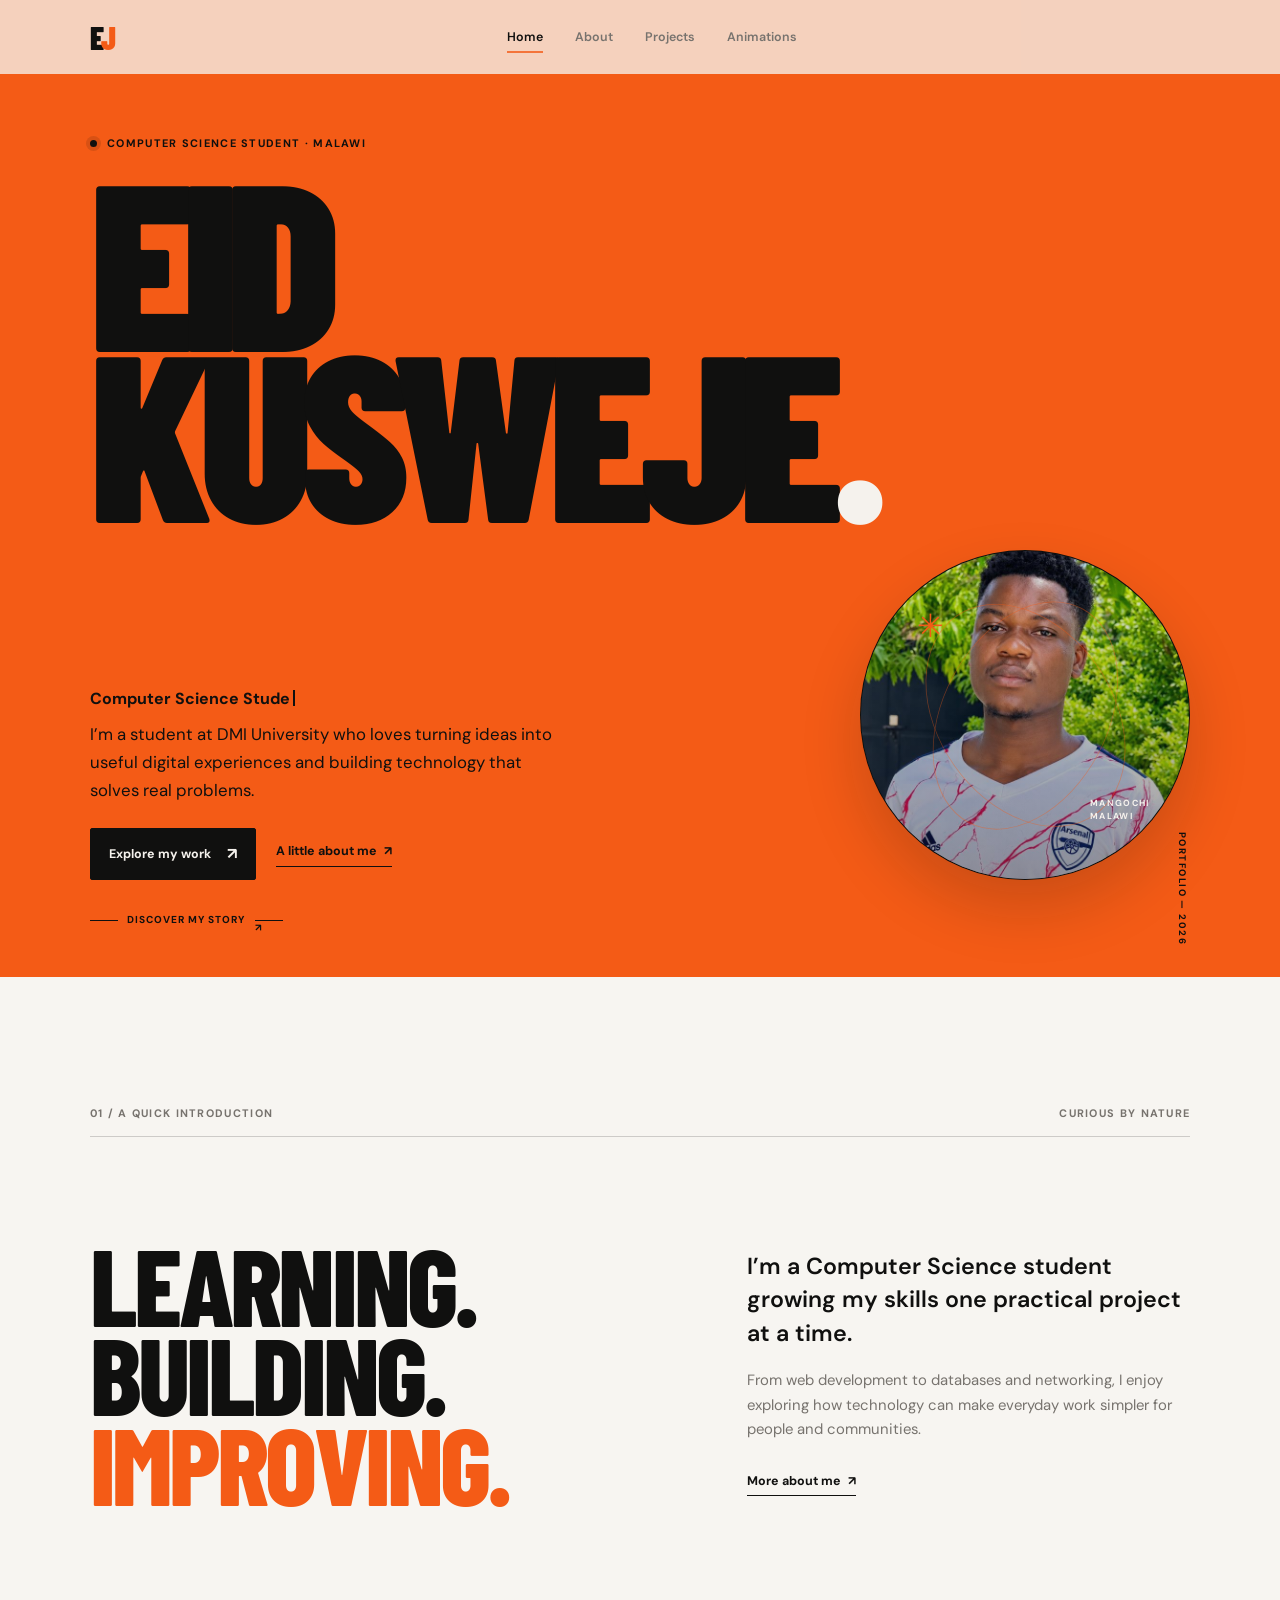
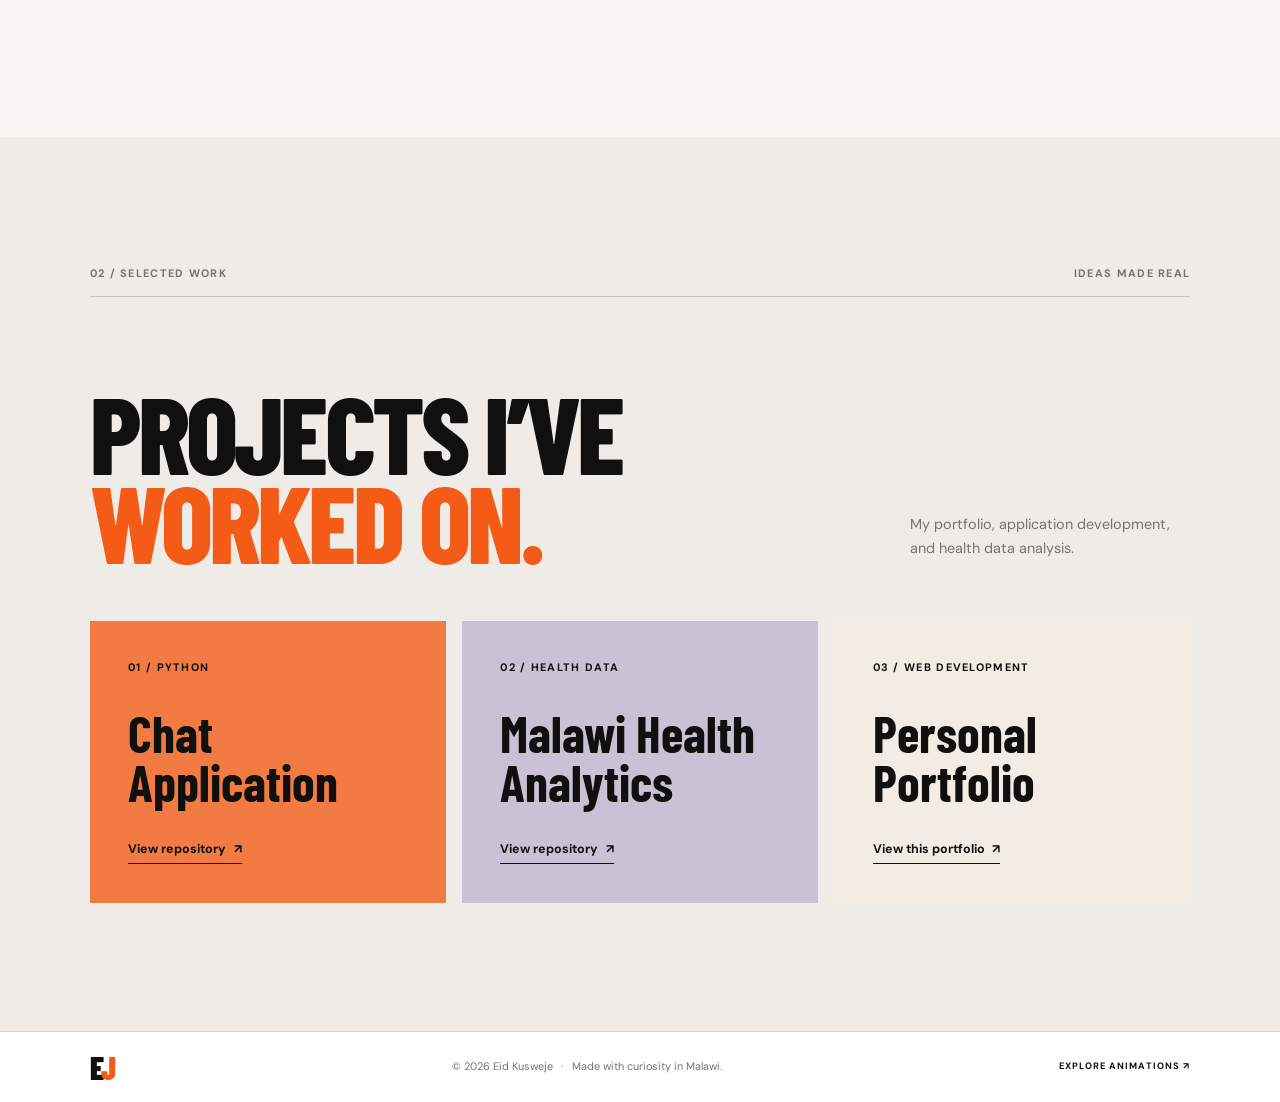
<file: index.html>
<!DOCTYPE html>
<html lang="en">
<head>
  <meta charset="UTF-8">
  <meta name="viewport" content="width=device-width, initial-scale=1.0">
  <meta name="theme-color" content="#f45b16">
  <meta name="description" content="Eid Kusweje is a Computer Science student and aspiring software developer from Mangochi, Malawi.">
  <title>Eid Kusweje | Portfolio</title>
  <link rel="preconnect" href="https://fonts.googleapis.com">
  <link rel="preconnect" href="https://fonts.gstatic.com" crossorigin>
  <link href="https://fonts.googleapis.com/css2?family=Barlow+Condensed:wght@500;600;700;800;900&family=DM+Sans:wght@400;500;600;700&display=swap" rel="stylesheet">
  <link rel="stylesheet" href="css/style.css">
</head>
<body data-page="index.html">
  <header class="navbar">
    <a href="index.html" class="logo" aria-label="Eid Kusweje home">E<span>J</span></a>
    <nav id="nav-menu" aria-label="Main navigation">
      <a href="index.html">Home</a>
      <a href="about.html">About</a>
      <a href="projects.html">Projects</a>
      <a href="animations.html">Animations</a>
    </nav>
    <div class="nav-actions">
      <button id="menu-btn" class="menu-btn" type="button" aria-label="Open navigation" aria-expanded="false" aria-controls="nav-menu">☰</button>
    </div>
  </header>

  <main>
    <section class="hero">
      <div class="hero-content">
        <p class="eyebrow hero-eyebrow"><span class="status-dot"></span> Computer Science Student · Malawi</p>
        <h1><span>EID</span><br><span>KUSWEJE<span class="accent-dot">.</span></span></h1>
        <div class="hero-bottom">
          <div>
            <p class="typing" id="typing" aria-label="Aspiring software developer"></p>
            <p class="hero-description">I’m a student at DMI University who loves turning ideas into useful digital experiences and building technology that solves real problems.</p>
            <div class="hero-buttons">
              <a href="projects.html" class="btn">Explore my work <span aria-hidden="true">↗</span></a>
              <a href="about.html" class="text-link">A little about me <span aria-hidden="true">↗</span></a>
            </div>
          </div>
          <div class="hero-portrait" aria-label="Portrait of Eid Kusweje">
            <div class="portrait-photo" aria-hidden="true"></div>
            <span class="portrait-orbit orbit-one"></span>
            <span class="portrait-orbit orbit-two"></span>
            <span class="portrait-caption">MANGOCHI<br>MALAWI</span>
            <span class="portrait-spark" aria-hidden="true">✳</span>
          </div>
        </div>
        <a href="about.html" class="scroll-cue"><span></span> Discover my story <span aria-hidden="true">↗</span></a>
      </div>
      <span class="hero-index" aria-hidden="true">PORTFOLIO — 2026</span>
    </section>

    <section class="section home-intro">
      <div class="section-kicker reveal"><span>01 / A QUICK INTRODUCTION</span><span>CURIOUS BY NATURE</span></div>
      <div class="about-layout">
        <h2 class="display-heading reveal">LEARNING.<br>BUILDING.<br><span>IMPROVING.</span></h2>
        <div class="about-copy reveal">
          <p class="lead">I’m a Computer Science student growing my skills one practical project at a time.</p>
          <p>From web development to databases and networking, I enjoy exploring how technology can make everyday work simpler for people and communities.</p>
          <a href="about.html" class="text-link dark-link">More about me <span aria-hidden="true">↗</span></a>
        </div>
      </div>
    </section>

    <section class="section home-work">
      <div class="section-kicker reveal"><span>02 / SELECTED WORK</span><span>IDEAS MADE REAL</span></div>
      <div class="section-heading-row reveal">
        <h2 class="display-heading">PROJECTS I’VE<br><span>WORKED ON.</span></h2>
        <p>My portfolio, application development, and health data analysis.</p>
      </div>
      <div class="home-repo-grid">
        <a class="home-repo-card reveal" href="https://github.com/eid-kusweje/chat-application" target="_blank" rel="noopener noreferrer">
          <span class="eyebrow">01 / PYTHON</span>
          <h3>Chat Application</h3>
          <span class="text-link">View repository <span aria-hidden="true">↗</span></span>
        </a>
        <a class="home-repo-card reveal" href="https://github.com/eid-kusweje/malawi-health-analytics" target="_blank" rel="noopener noreferrer">
          <span class="eyebrow">02 / HEALTH DATA</span>
          <h3>Malawi Health Analytics</h3>
          <span class="text-link">View repository <span aria-hidden="true">↗</span></span>
        </a>
        <a class="home-repo-card reveal" href="index.html">
          <span class="eyebrow">03 / WEB DEVELOPMENT</span>
          <h3>Personal Portfolio</h3>
          <span class="text-link">View this portfolio <span aria-hidden="true">↗</span></span>
        </a>
      </div>
    </section>
  </main>

  <footer class="footer">
    <a href="index.html" class="logo" aria-label="Back to home">E<span>J</span></a>
    <p>© <span class="year"></span> Eid Kusweje <span class="footer-divider">·</span> Made with curiosity in Malawi.</p>
    <a href="animations.html" class="back-top">EXPLORE ANIMATIONS ↗</a>
  </footer>
  <script src="js/script.js"></script>
</body>
</html>
</file>
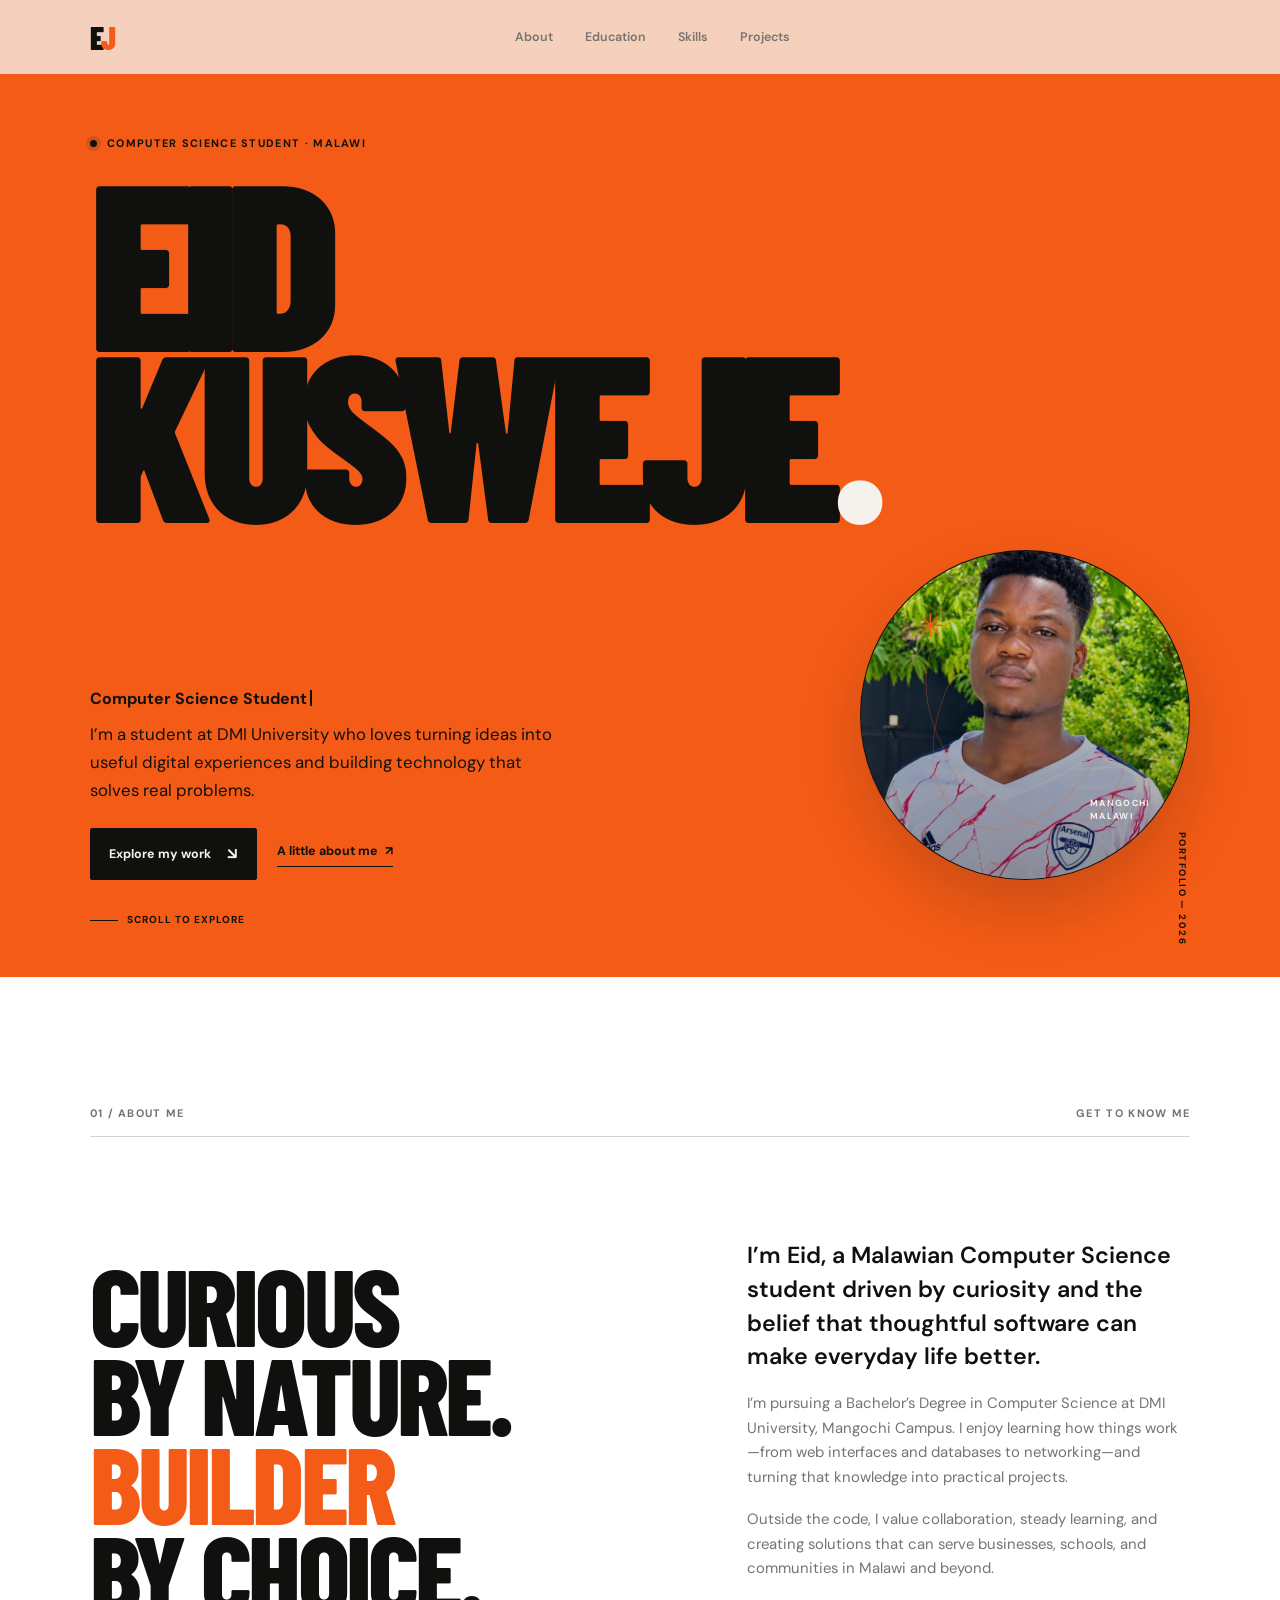
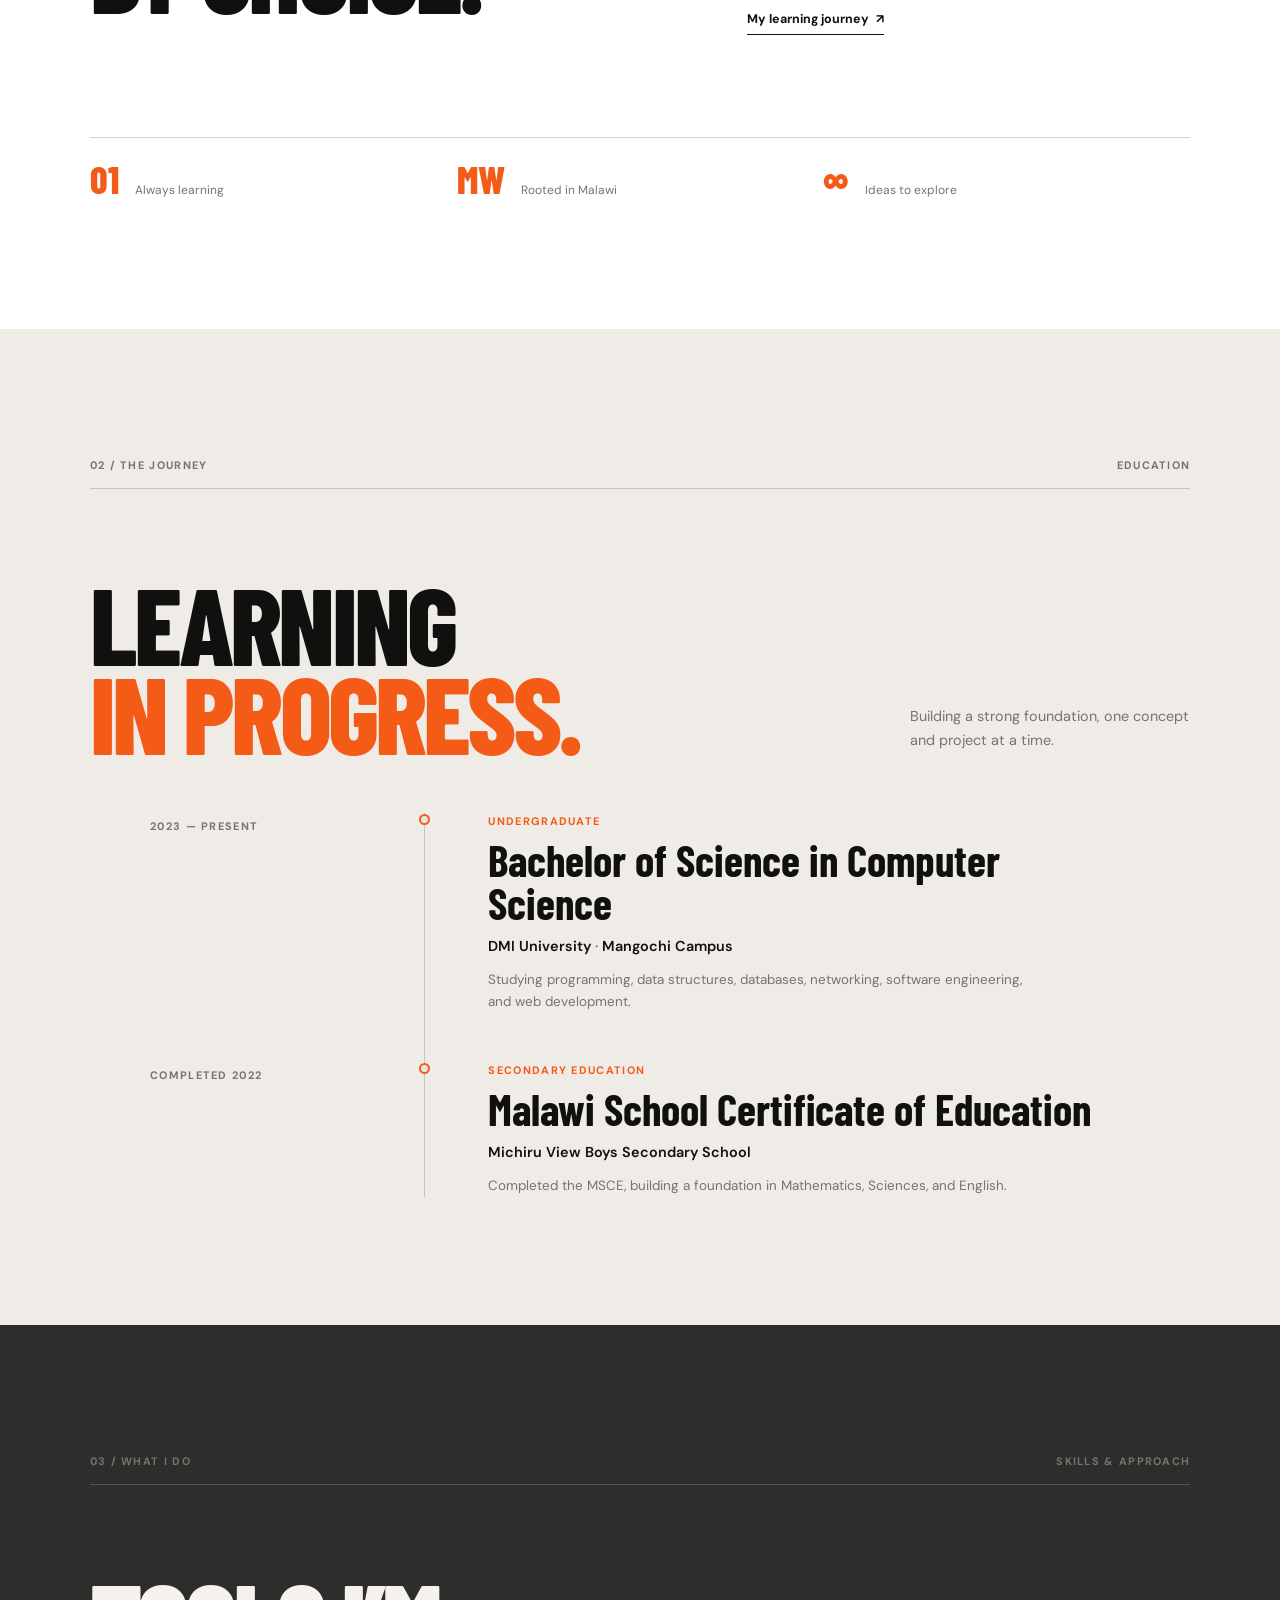
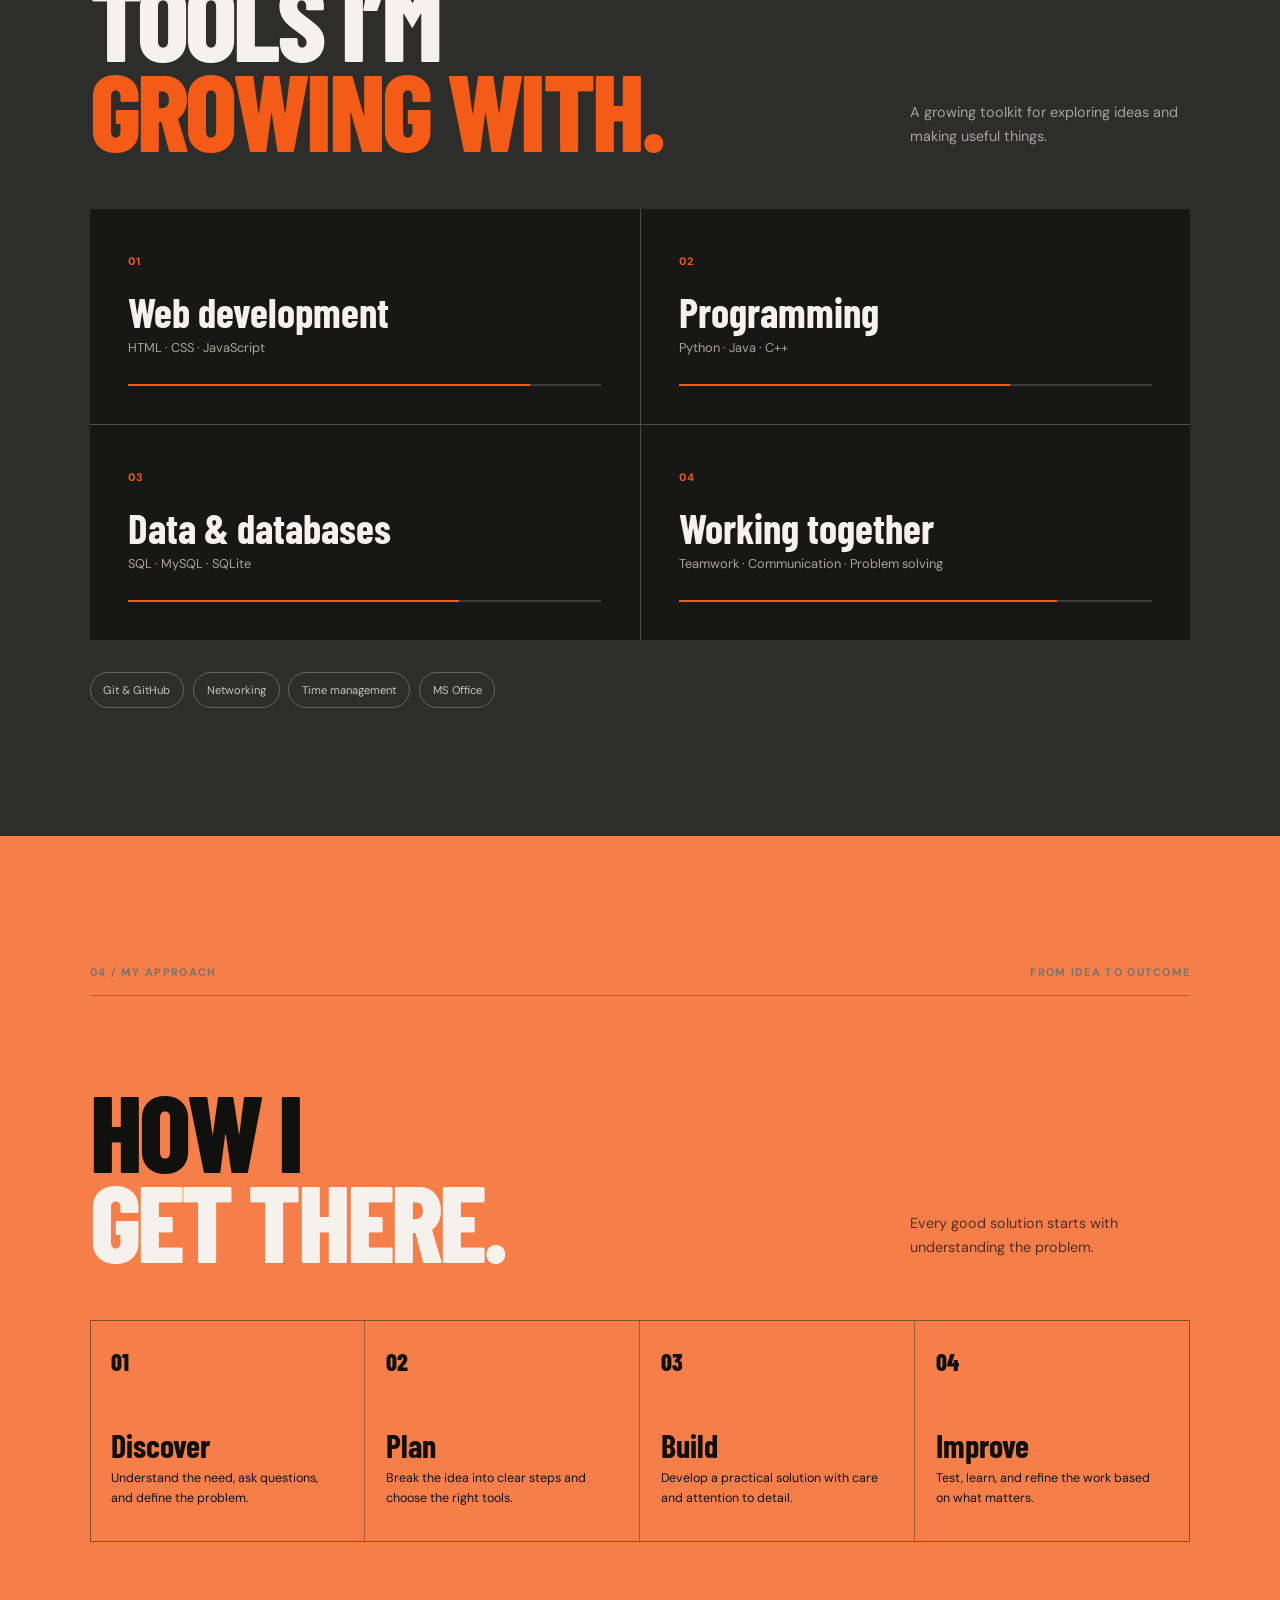
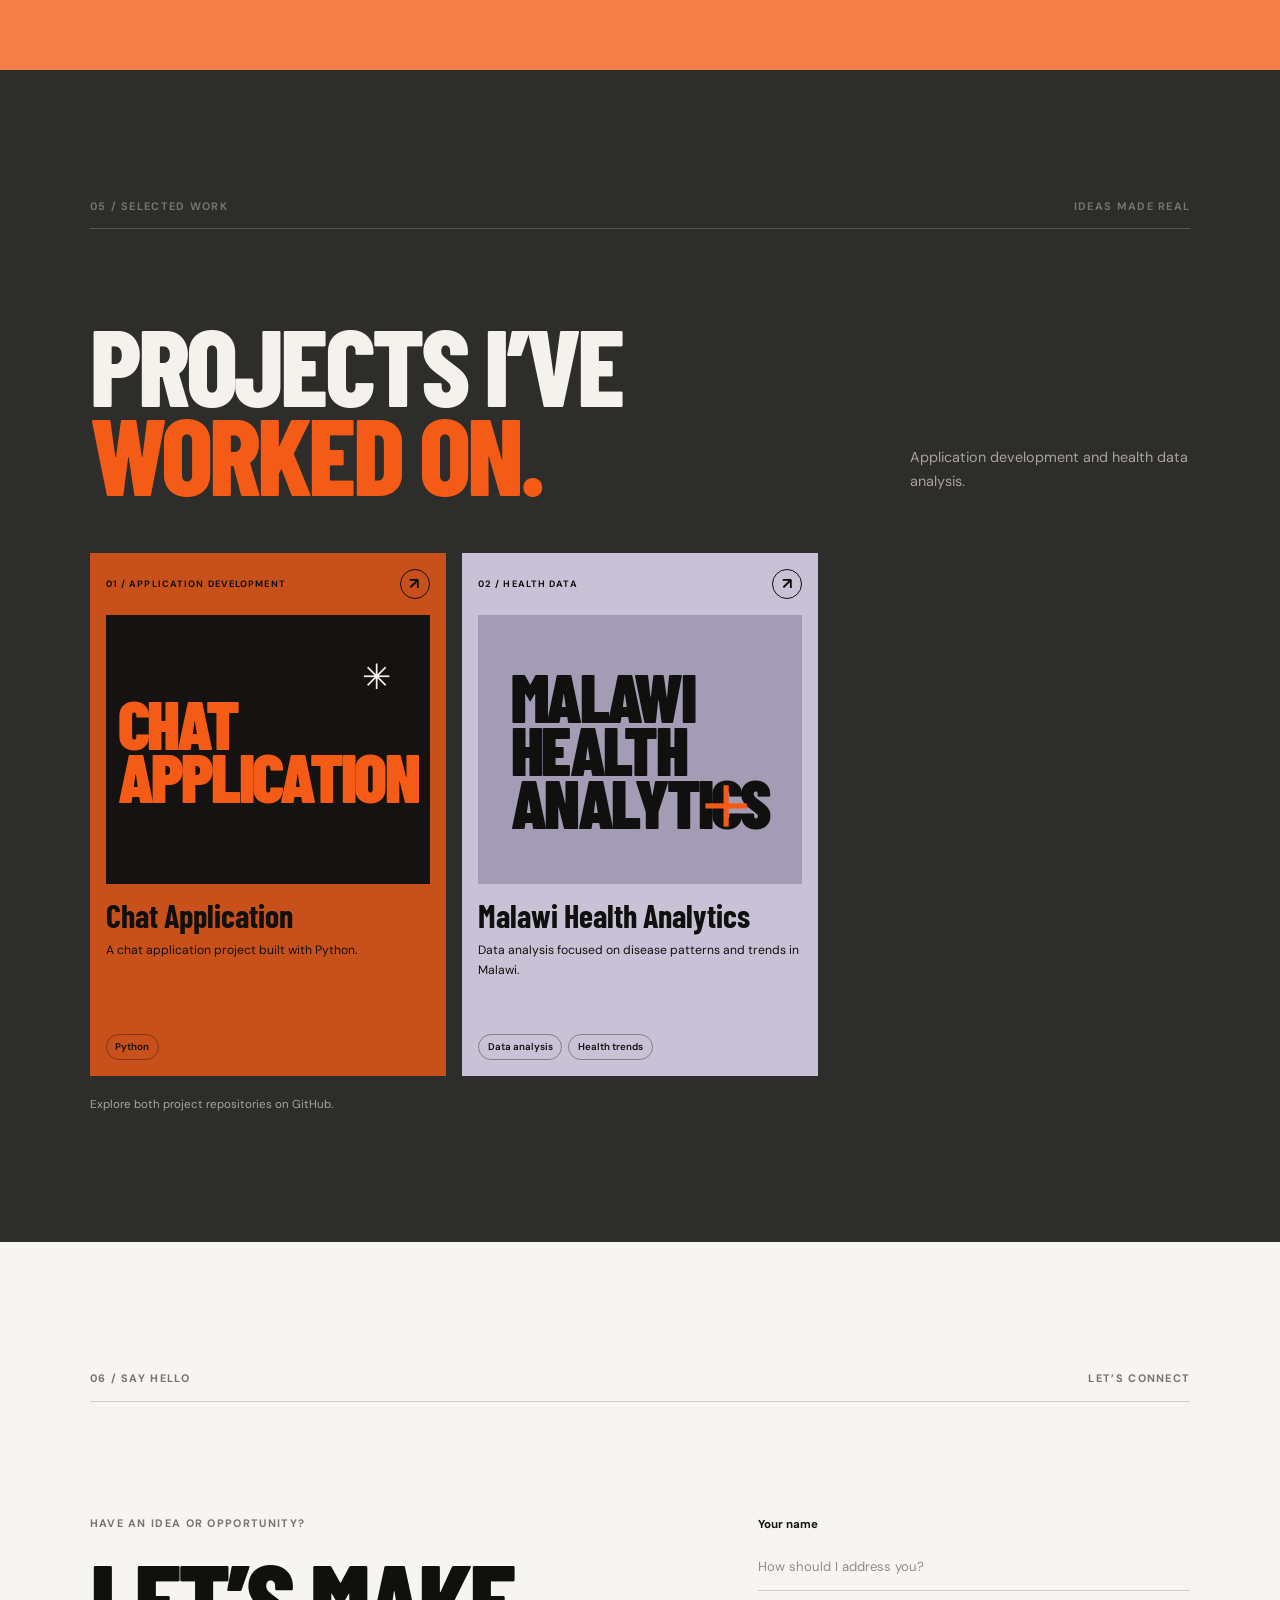
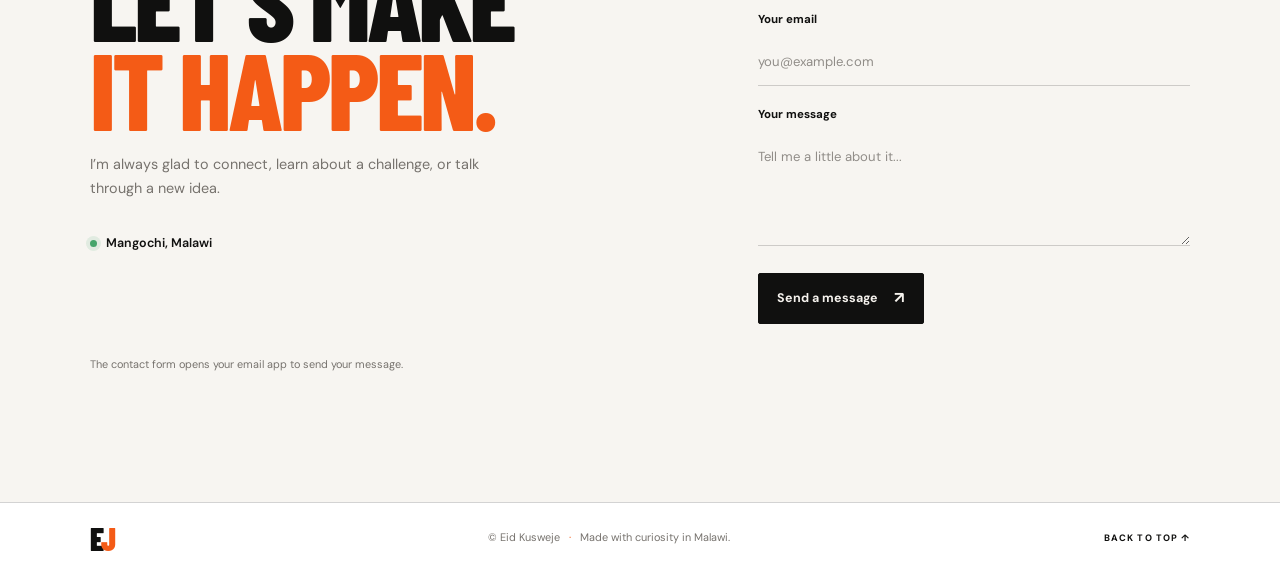
<file: HTML/index.html>
<!DOCTYPE html>
<html lang="en">
<head>
  <meta charset="UTF-8">
  <meta name="viewport" content="width=device-width, initial-scale=1.0">
  <meta name="theme-color" content="#f45b16">
  <meta name="description" content="Eid Kusweje is a Computer Science student and aspiring software developer from Mangochi, Malawi.">
  <title>Eid Kusweje | Computer Science Student</title>
  <link rel="preconnect" href="https://fonts.googleapis.com">
  <link rel="preconnect" href="https://fonts.gstatic.com" crossorigin>
  <link href="https://fonts.googleapis.com/css2?family=Barlow+Condensed:wght@500;600;700;800;900&family=DM+Sans:wght@400;500;600;700&display=swap" rel="stylesheet">
  <link rel="stylesheet" href="../css/style.css">
</head>
<body>
  <header class="navbar">
    <a href="#home" class="logo" aria-label="Eid Kusweje home">E<span>J</span></a>
    <nav id="nav-menu" aria-label="Main navigation">
      <a href="#about">About</a>
      <a href="#education">Education</a>
      <a href="#skills">Skills</a>
      <a href="#projects">Projects</a>
    </nav>
    <div class="nav-actions">
      <button id="menu-btn" class="menu-btn" type="button" aria-label="Open navigation" aria-expanded="false" aria-controls="nav-menu">☰</button>
    </div>
  </header>

  <main>
    <section id="home" class="hero">
      <div class="hero-content">
        <p class="eyebrow hero-eyebrow"><span class="status-dot"></span> Computer Science Student · Malawi</p>
        <h1><span>EID</span><br><span>KUSWEJE<span class="accent-dot">.</span></span></h1>
        <div class="hero-bottom">
          <div>
            <p class="typing" id="typing" aria-label="Aspiring software developer"></p>
            <p class="hero-description">I’m a student at DMI University who loves turning ideas into useful digital experiences and building technology that solves real problems.</p>
            <div class="hero-buttons">
              <a href="#projects" class="btn">Explore my work <span aria-hidden="true">↘</span></a>
              <a href="#about" class="text-link">A little about me <span aria-hidden="true">↗</span></a>
            </div>
          </div>
          <div class="hero-portrait" aria-label="Eid Kusweje portrait">
            <div class="portrait-photo" aria-hidden="true"></div>
            <span class="portrait-orbit orbit-one"></span>
            <span class="portrait-orbit orbit-two"></span>
            <span class="portrait-caption">MANGOCHI<br>MALAWI</span>
            <span class="portrait-spark" aria-hidden="true">✳</span>
          </div>
        </div>
        <a href="#about" class="scroll-cue"><span></span> Scroll to explore</a>
      </div>
      <span class="hero-index" aria-hidden="true">PORTFOLIO — 2026</span>
    </section>

    <section id="about" class="section about-section">
      <div class="section-kicker reveal"><span>01 / ABOUT ME</span><span>GET TO KNOW ME</span></div>
      <div class="about-layout">
        <h2 class="display-heading reveal">CURIOUS<br>BY NATURE.<br><span>BUILDER</span><br>BY CHOICE.</h2>
        <div class="about-copy reveal">
          <p class="lead">I’m Eid, a Malawian Computer Science student driven by curiosity and the belief that thoughtful software can make everyday life better.</p>
          <p>I’m pursuing a Bachelor’s Degree in Computer Science at DMI University, Mangochi Campus. I enjoy learning how things work—from web interfaces and databases to networking—and turning that knowledge into practical projects.</p>
          <p>Outside the code, I value collaboration, steady learning, and creating solutions that can serve businesses, schools, and communities in Malawi and beyond.</p>
          <a href="#education" class="text-link dark-link">My learning journey <span aria-hidden="true">↗</span></a>
        </div>
      </div>
      <div class="about-stats">
        <div class="stat reveal"><span class="stat-number">01</span><span>Always learning</span></div>
        <div class="stat reveal"><span class="stat-number">MW</span><span>Rooted in Malawi</span></div>
        <div class="stat reveal"><span class="stat-number">∞</span><span>Ideas to explore</span></div>
      </div>
    </section>

    <section id="education" class="section education-section">
      <div class="section-kicker reveal"><span>02 / THE JOURNEY</span><span>EDUCATION</span></div>
      <div class="section-heading-row reveal">
        <h2 class="display-heading">LEARNING<br><span>IN PROGRESS.</span></h2>
        <p>Building a strong foundation, one concept and project at a time.</p>
      </div>
      <div class="timeline">
        <article class="timeline-item reveal">
          <span class="timeline-date">2023 — PRESENT</span>
          <span class="timeline-marker" aria-hidden="true"></span>
          <div class="timeline-content">
            <p class="timeline-type">UNDERGRADUATE</p>
            <h3>Bachelor of Science in Computer Science</h3>
            <h4>DMI University <span>·</span> Mangochi Campus</h4>
            <p>Studying programming, data structures, databases, networking, software engineering, and web development.</p>
          </div>
        </article>
        <article class="timeline-item reveal">
          <span class="timeline-date">COMPLETED 2022</span>
          <span class="timeline-marker" aria-hidden="true"></span>
          <div class="timeline-content">
            <p class="timeline-type">SECONDARY EDUCATION</p>
            <h3>Malawi School Certificate of Education</h3>
            <h4>Michiru View Boys Secondary School</h4>
            <p>Completed the MSCE, building a foundation in Mathematics, Sciences, and English.</p>
          </div>
        </article>
      </div>
    </section>

    <section id="skills" class="section skills-section">
      <div class="section-kicker reveal"><span>03 / WHAT I DO</span><span>SKILLS & APPROACH</span></div>
      <div class="section-heading-row reveal">
        <h2 class="display-heading">TOOLS I’M<br><span>GROWING WITH.</span></h2>
        <p>A growing toolkit for exploring ideas and making useful things.</p>
      </div>
      <div class="skills-grid">
        <article class="skill-card reveal"><span class="skill-number">01</span><h3>Web development</h3><p>HTML · CSS · JavaScript</p><div class="skill-line"><span style="--skill-level: 85%"></span></div></article>
        <article class="skill-card reveal"><span class="skill-number">02</span><h3>Programming</h3><p>Python · Java · C++</p><div class="skill-line"><span style="--skill-level: 70%"></span></div></article>
        <article class="skill-card reveal"><span class="skill-number">03</span><h3>Data & databases</h3><p>SQL · MySQL · SQLite</p><div class="skill-line"><span style="--skill-level: 70%"></span></div></article>
        <article class="skill-card reveal"><span class="skill-number">04</span><h3>Working together</h3><p>Teamwork · Communication · Problem solving</p><div class="skill-line"><span style="--skill-level: 80%"></span></div></article>
      </div>
      <div class="soft-skills reveal"><span>Git & GitHub</span><span>Networking</span><span>Time management</span><span>MS Office</span></div>
    </section>

    <section class="section process-section">
      <div class="section-kicker reveal"><span>04 / MY APPROACH</span><span>FROM IDEA TO OUTCOME</span></div>
      <div class="section-heading-row reveal">
        <h2 class="display-heading">HOW I<br><span>GET THERE.</span></h2>
        <p>Every good solution starts with understanding the problem.</p>
      </div>
      <div class="process-grid">
        <article class="process-step reveal"><span>01</span><h3>Discover</h3><p>Understand the need, ask questions, and define the problem.</p></article>
        <article class="process-step reveal"><span>02</span><h3>Plan</h3><p>Break the idea into clear steps and choose the right tools.</p></article>
        <article class="process-step reveal"><span>03</span><h3>Build</h3><p>Develop a practical solution with care and attention to detail.</p></article>
        <article class="process-step reveal"><span>04</span><h3>Improve</h3><p>Test, learn, and refine the work based on what matters.</p></article>
      </div>
    </section>

    <section id="projects" class="section projects-section">
      <div class="section-kicker reveal"><span>05 / SELECTED WORK</span><span>IDEAS MADE REAL</span></div>
      <div class="section-heading-row reveal">
        <h2 class="display-heading">PROJECTS I’VE<br><span>WORKED ON.</span></h2>
        <p>Application development and health data analysis.</p>
      </div>
      <div class="projects-grid">
        <article class="project-card project-orange reveal">
          <div class="project-top"><span>01 / APPLICATION DEVELOPMENT</span><a class="project-arrow" href="https://github.com/eid-kusweje/chat-application" target="_blank" rel="noopener noreferrer" aria-label="View the Chat Application repository on GitHub">↗</a></div>
          <div class="project-art student-art" aria-hidden="true"><span>CHAT<br>APPLICATION</span><i>✳</i></div>
          <div class="project-info"><div><h3>Chat Application</h3><p>A chat application project built with Python.</p></div><div class="tags"><span>Python</span></div></div>
        </article>
        <article class="project-card project-lilac reveal">
          <div class="project-top"><span>02 / HEALTH DATA</span><a class="project-arrow" href="https://github.com/eid-kusweje/malawi-health-analytics" target="_blank" rel="noopener noreferrer" aria-label="View the Malawi Health Analytics repository on GitHub">↗</a></div>
          <div class="project-art inventory-art" aria-hidden="true"><span>MALAWI<br>HEALTH<br>ANALYTICS</span><i>＋</i></div>
          <div class="project-info"><div><h3>Malawi Health Analytics</h3><p>Data analysis focused on disease patterns and trends in Malawi.</p></div><div class="tags"><span>Data analysis</span><span>Health trends</span></div></div>
        </article>
      </div>
      <p class="projects-note reveal">Explore both project repositories on GitHub.</p>
    </section>

    <section id="contact" class="section contact-section">
      <div class="section-kicker reveal"><span>06 / SAY HELLO</span><span>LET’S CONNECT</span></div>
      <div class="contact-layout">
        <div class="contact-copy reveal">
          <p class="eyebrow">HAVE AN IDEA OR OPPORTUNITY?</p>
          <h2 class="display-heading">LET’S MAKE<br><span>IT HAPPEN.</span></h2>
          <p>I’m always glad to connect, learn about a challenge, or talk through a new idea.</p>
          <p class="location-line"><span class="status-dot"></span> Mangochi, Malawi</p>
        </div>
        <form id="contact-form" class="contact-form reveal">
          <label for="name">Your name</label>
          <input type="text" id="name" name="name" placeholder="How should I address you?" required>
          <label for="email">Your email</label>
          <input type="email" id="email" name="email" placeholder="you@example.com" required>
          <label for="message">Your message</label>
          <textarea id="message" name="message" rows="4" placeholder="Tell me a little about it..." required></textarea>
          <button type="submit" class="btn">Send a message <span aria-hidden="true">↗</span></button>
        </form>
      </div>
      <p class="contact-note reveal">The contact form opens your email app to send your message.</p>
    </section>
  </main>

  <footer class="footer">
    <a href="#home" class="logo" aria-label="Back to top">E<span>J</span></a>
    <p>© <span id="year"></span> Eid Kusweje <span class="footer-divider">·</span> Made with curiosity in Malawi.</p>
    <a href="#home" class="back-top">BACK TO TOP ↑</a>
  </footer>
  <script src="../js/script.js"></script>
</body>
</html>
</file>
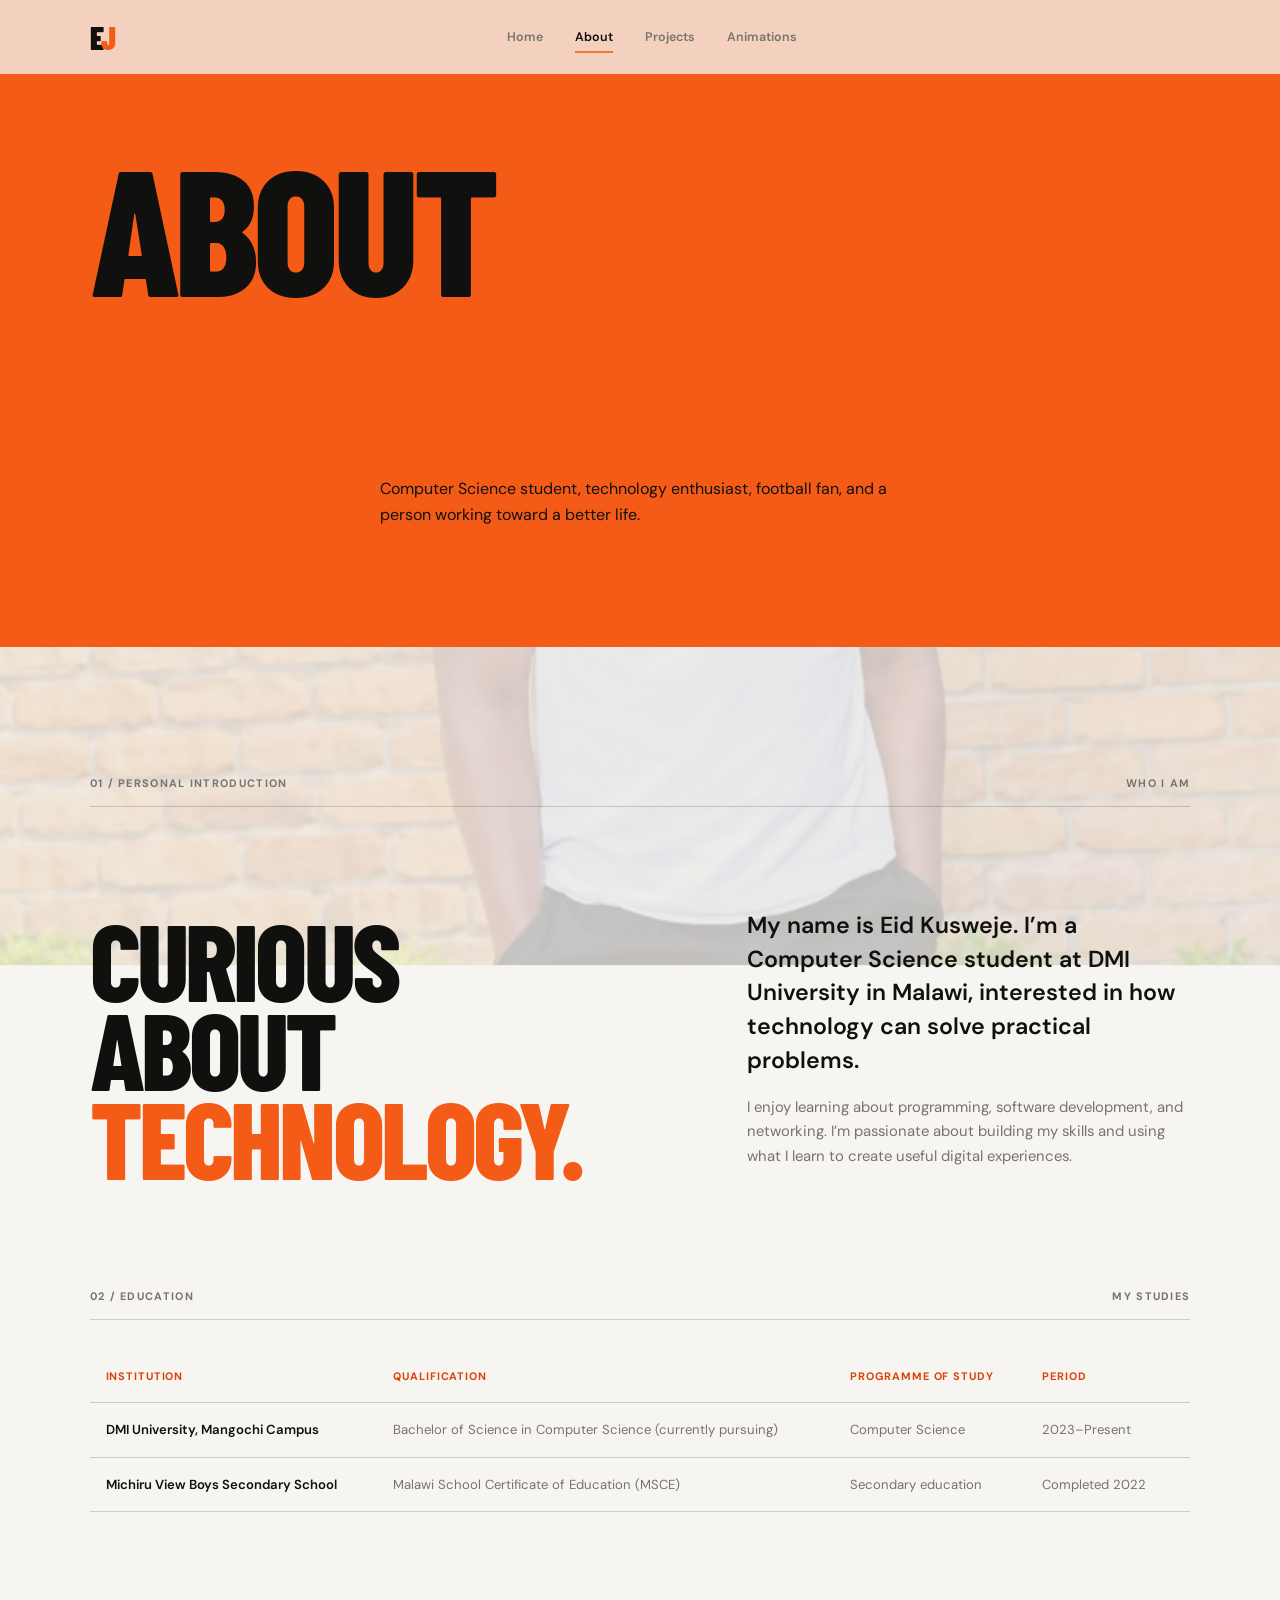
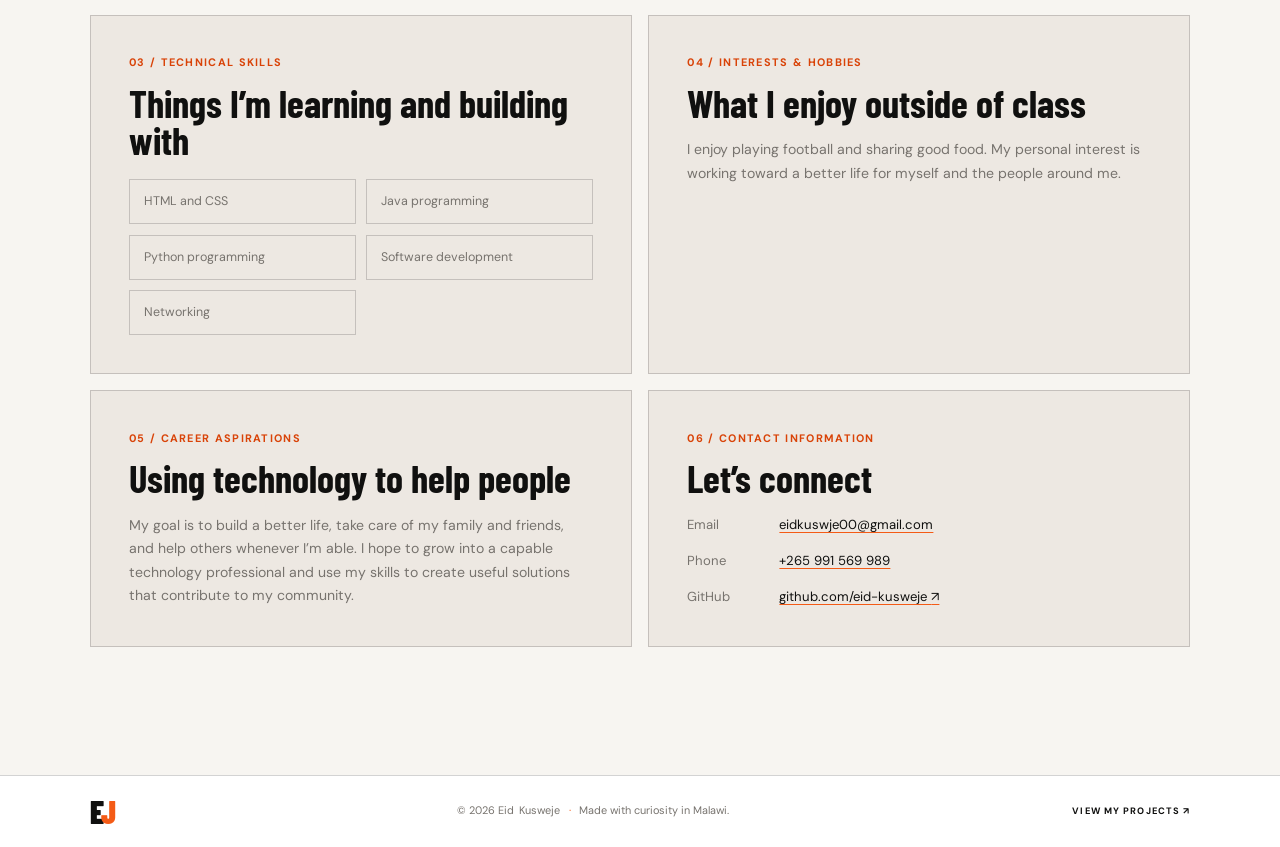
<file: about.html>
<!DOCTYPE html>
<html lang="en">
<head>
  <meta charset="UTF-8">
  <meta name="viewport" content="width=device-width, initial-scale=1.0">
  <meta name="theme-color" content="#f45b16">
  <meta name="description" content="Learn about Eid Kusweje's background, education, technical skills, interests, and career goals.">
  <title>About | Eid Kusweje</title>
  <link rel="preconnect" href="https://fonts.googleapis.com">
  <link rel="preconnect" href="https://fonts.gstatic.com" crossorigin>
  <link href="https://fonts.googleapis.com/css2?family=Barlow+Condensed:wght@500;600;700;800;900&family=DM+Sans:wght@400;500;600;700&display=swap" rel="stylesheet">
  <link rel="stylesheet" href="css/style.css">
</head>
<body data-page="about.html">
  <header class="navbar">
    <a href="index.html" class="logo" aria-label="Eid Kusweje home">E<span>J</span></a>
    <nav id="nav-menu" aria-label="Main navigation">
      <a href="index.html">Home</a>
      <a href="about.html">About</a>
      <a href="projects.html">Projects</a>
      <a href="animations.html">Animations</a>
    </nav>
    <div class="nav-actions">
      <button id="menu-btn" class="menu-btn" type="button" aria-label="Open navigation" aria-expanded="false" aria-controls="nav-menu">☰</button>
    </div>
  </header>

  <main>
    <section class="page-hero">
      <h1 class="display-heading reveal">ABOUT<br><span>EID KUSWEJE.</span></h1>
      <p class="page-hero-copy reveal">Computer Science student, technology enthusiast, football fan, and a person working toward a better life.</p>
    </section>

    <section class="section about-section about-details">
      <div class="section-kicker reveal"><span>01 / PERSONAL INTRODUCTION</span><span>WHO I AM</span></div>
      <div class="about-layout">
        <h2 class="display-heading reveal">CURIOUS<br>ABOUT<br><span>TECHNOLOGY.</span></h2>
        <div class="about-copy reveal">
          <p class="lead">My name is Eid Kusweje. I’m a Computer Science student at DMI University in Malawi, interested in how technology can solve practical problems.</p>
          <p>I enjoy learning about programming, software development, and networking. I’m passionate about building my skills and using what I learn to create useful digital experiences.</p>
        </div>
      </div>
      <div class="section-kicker reveal"><span>02 / EDUCATION</span><span>MY STUDIES</span></div>
      <div class="education-table-wrap reveal">
        <table class="education-table">
          <thead>
            <tr>
              <th scope="col">Institution</th>
              <th scope="col">Qualification</th>
              <th scope="col">Programme of study</th>
              <th scope="col">Period</th>
            </tr>
          </thead>
          <tbody>
            <tr>
              <td>DMI University, Mangochi Campus</td>
              <td>Bachelor of Science in Computer Science (currently pursuing)</td>
              <td>Computer Science</td>
              <td>2023–Present</td>
            </tr>
            <tr>
              <td>Michiru View Boys Secondary School</td>
              <td>Malawi School Certificate of Education (MSCE)</td>
              <td>Secondary education</td>
              <td>Completed 2022</td>
            </tr>
          </tbody>
        </table>
      </div>
      <div class="about-content-grid">
        <section class="about-detail-card reveal" aria-labelledby="technical-skills-heading">
          <p class="eyebrow">03 / TECHNICAL SKILLS</p>
          <h2 id="technical-skills-heading">Things I’m learning and building with</h2>
          <ul class="about-skills-list">
            <li>HTML and CSS</li>
            <li>Java programming</li>
            <li>Python programming</li>
            <li>Software development</li>
            <li>Networking</li>
          </ul>
        </section>
        <section class="about-detail-card reveal" aria-labelledby="interests-heading">
          <p class="eyebrow">04 / INTERESTS & HOBBIES</p>
          <h2 id="interests-heading">What I enjoy outside of class</h2>
          <p>I enjoy playing football and sharing good food. My personal interest is working toward a better life for myself and the people around me.</p>
        </section>
        <section class="about-detail-card reveal" aria-labelledby="aspirations-heading">
          <p class="eyebrow">05 / CAREER ASPIRATIONS</p>
          <h2 id="aspirations-heading">Using technology to help people</h2>
          <p>My goal is to build a better life, take care of my family and friends, and help others whenever I’m able. I hope to grow into a capable technology professional and use my skills to create useful solutions that contribute to my community.</p>
        </section>
        <section class="about-detail-card about-contact-card reveal" aria-labelledby="contact-heading">
          <p class="eyebrow">06 / CONTACT INFORMATION</p>
          <h2 id="contact-heading">Let’s connect</h2>
          <ul class="about-contact-list">
            <li><span>Email</span><a href="mailto:eidkuswje00@gmail.com">eidkuswje00@gmail.com</a></li>
            <li><span>Phone</span><a href="tel:+265991569989">+265 991 569 989</a></li>
            <li><span>GitHub</span><a href="https://github.com/eid-kusweje" target="_blank" rel="noopener noreferrer">github.com/eid-kusweje <span aria-hidden="true">↗</span></a></li>
          </ul>
        </section>
      </div>
    </section>
  </main>

  <footer class="footer">
    <a href="index.html" class="logo" aria-label="Back to home">E<span>J</span></a>
    <p>© <span class="year"></span> <span class="footer-name">Eid Kusweje</span> <span class="footer-divider">·</span> Made with curiosity in Malawi.</p>
    <a href="projects.html" class="back-top">VIEW MY PROJECTS ↗</a>
  </footer>
  <script src="js/script.js"></script>
</body>
</html>
</file>
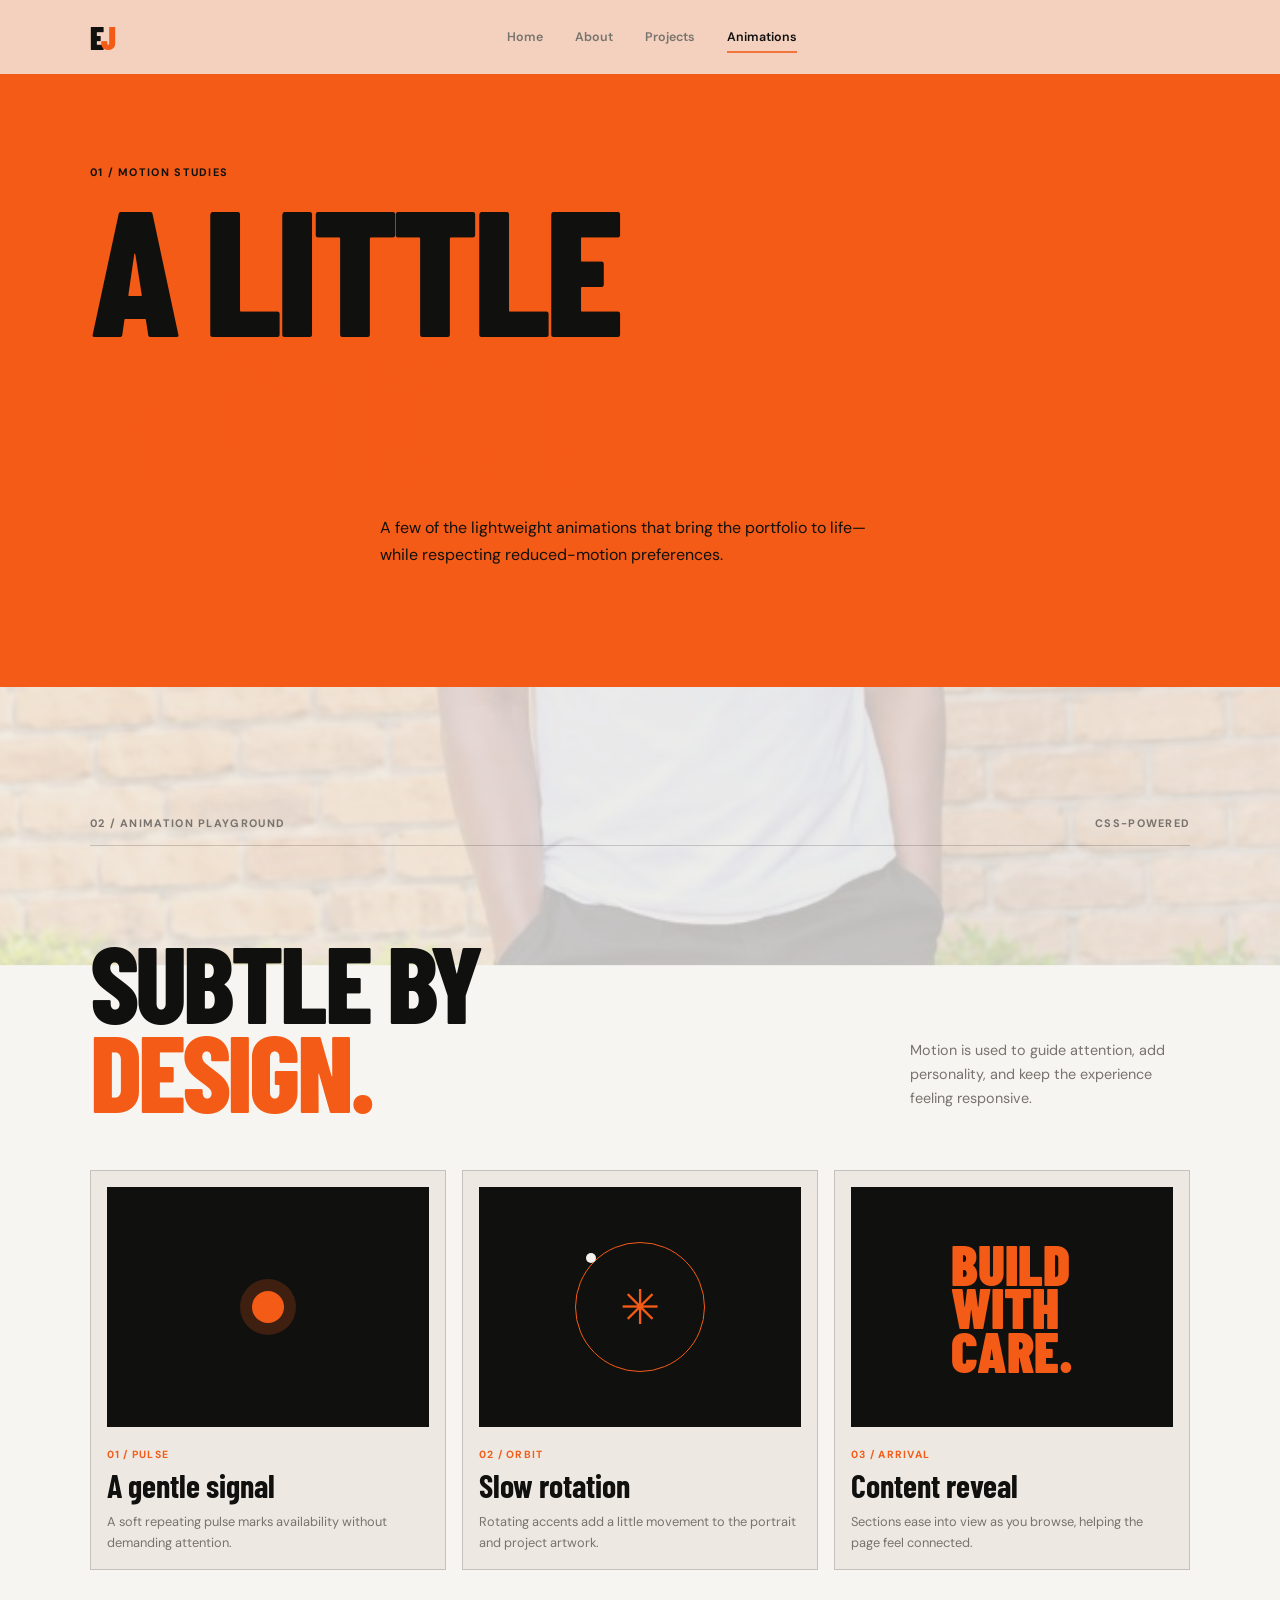
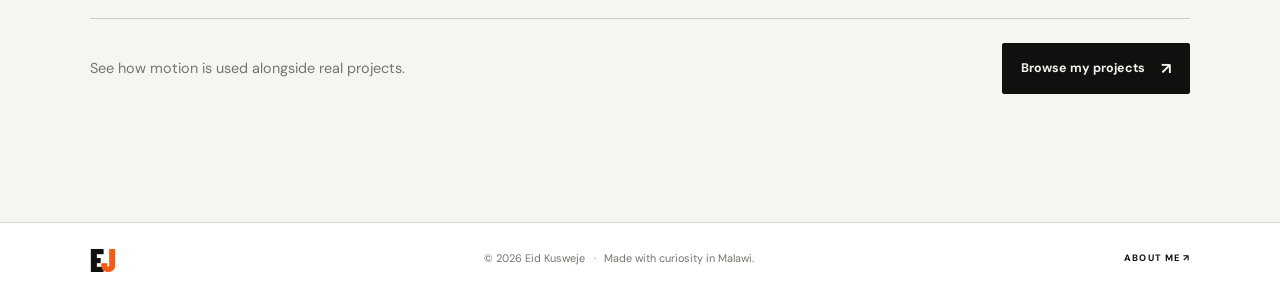
<file: animations.html>
<!DOCTYPE html>
<html lang="en">
<head>
  <meta charset="UTF-8">
  <meta name="viewport" content="width=device-width, initial-scale=1.0">
  <meta name="theme-color" content="#f45b16">
  <meta name="description" content="A small showcase of motion and interaction used across Eid Kusweje's portfolio.">
  <title>Animations | Eid Kusweje</title>
  <link rel="preconnect" href="https://fonts.googleapis.com">
  <link rel="preconnect" href="https://fonts.gstatic.com" crossorigin>
  <link href="https://fonts.googleapis.com/css2?family=Barlow+Condensed:wght@500;600;700;800;900&family=DM+Sans:wght@400;500;600;700&display=swap" rel="stylesheet">
  <link rel="stylesheet" href="css/style.css">
</head>
<body data-page="animations.html">
  <header class="navbar">
    <a href="index.html" class="logo" aria-label="Eid Kusweje home">E<span>J</span></a>
    <nav id="nav-menu" aria-label="Main navigation">
      <a href="index.html">Home</a>
      <a href="about.html">About</a>
      <a href="projects.html">Projects</a>
      <a href="animations.html">Animations</a>
    </nav>
    <div class="nav-actions">
      <button id="menu-btn" class="menu-btn" type="button" aria-label="Open navigation" aria-expanded="false" aria-controls="nav-menu">☰</button>
    </div>
  </header>

  <main>
    <section class="page-hero">
      <p class="eyebrow reveal">01 / MOTION STUDIES</p>
      <h1 class="display-heading reveal">A LITTLE<br><span>MOTION.</span></h1>
      <p class="page-hero-copy reveal">A few of the lightweight animations that bring the portfolio to life—while respecting reduced-motion preferences.</p>
    </section>

    <section class="section animation-section">
      <div class="section-kicker reveal"><span>02 / ANIMATION PLAYGROUND</span><span>CSS-POWERED</span></div>
      <div class="section-heading-row reveal">
        <h2 class="display-heading">SUBTLE BY<br><span>DESIGN.</span></h2>
        <p>Motion is used to guide attention, add personality, and keep the experience feeling responsive.</p>
      </div>
      <div class="animation-grid">
        <article class="animation-card reveal">
          <div class="animation-stage pulse-stage"><span class="pulse-dot"></span></div>
          <p class="animation-label">01 / PULSE</p>
          <h3>A gentle signal</h3>
          <p>A soft repeating pulse marks availability without demanding attention.</p>
        </article>
        <article class="animation-card reveal">
          <div class="animation-stage orbit-stage"><span class="orbit-sun">✳</span><span class="orbit-ring"></span></div>
          <p class="animation-label">02 / ORBIT</p>
          <h3>Slow rotation</h3>
          <p>Rotating accents add a little movement to the portrait and project artwork.</p>
        </article>
        <article class="animation-card reveal">
          <div class="animation-stage rise-stage"><span>BUILD<br>WITH<br>CARE.</span></div>
          <p class="animation-label">03 / ARRIVAL</p>
          <h3>Content reveal</h3>
          <p>Sections ease into view as you browse, helping the page feel connected.</p>
        </article>
      </div>
      <div class="page-cta reveal"><p>See how motion is used alongside real projects.</p><a href="projects.html" class="btn">Browse my projects <span aria-hidden="true">↗</span></a></div>
    </section>
  </main>

  <footer class="footer">
    <a href="index.html" class="logo" aria-label="Back to home">E<span>J</span></a>
    <p>© <span class="year"></span> Eid Kusweje <span class="footer-divider">·</span> Made with curiosity in Malawi.</p>
    <a href="about.html" class="back-top">ABOUT ME ↗</a>
  </footer>
  <script src="js/script.js"></script>
</body>
</html>
</file>
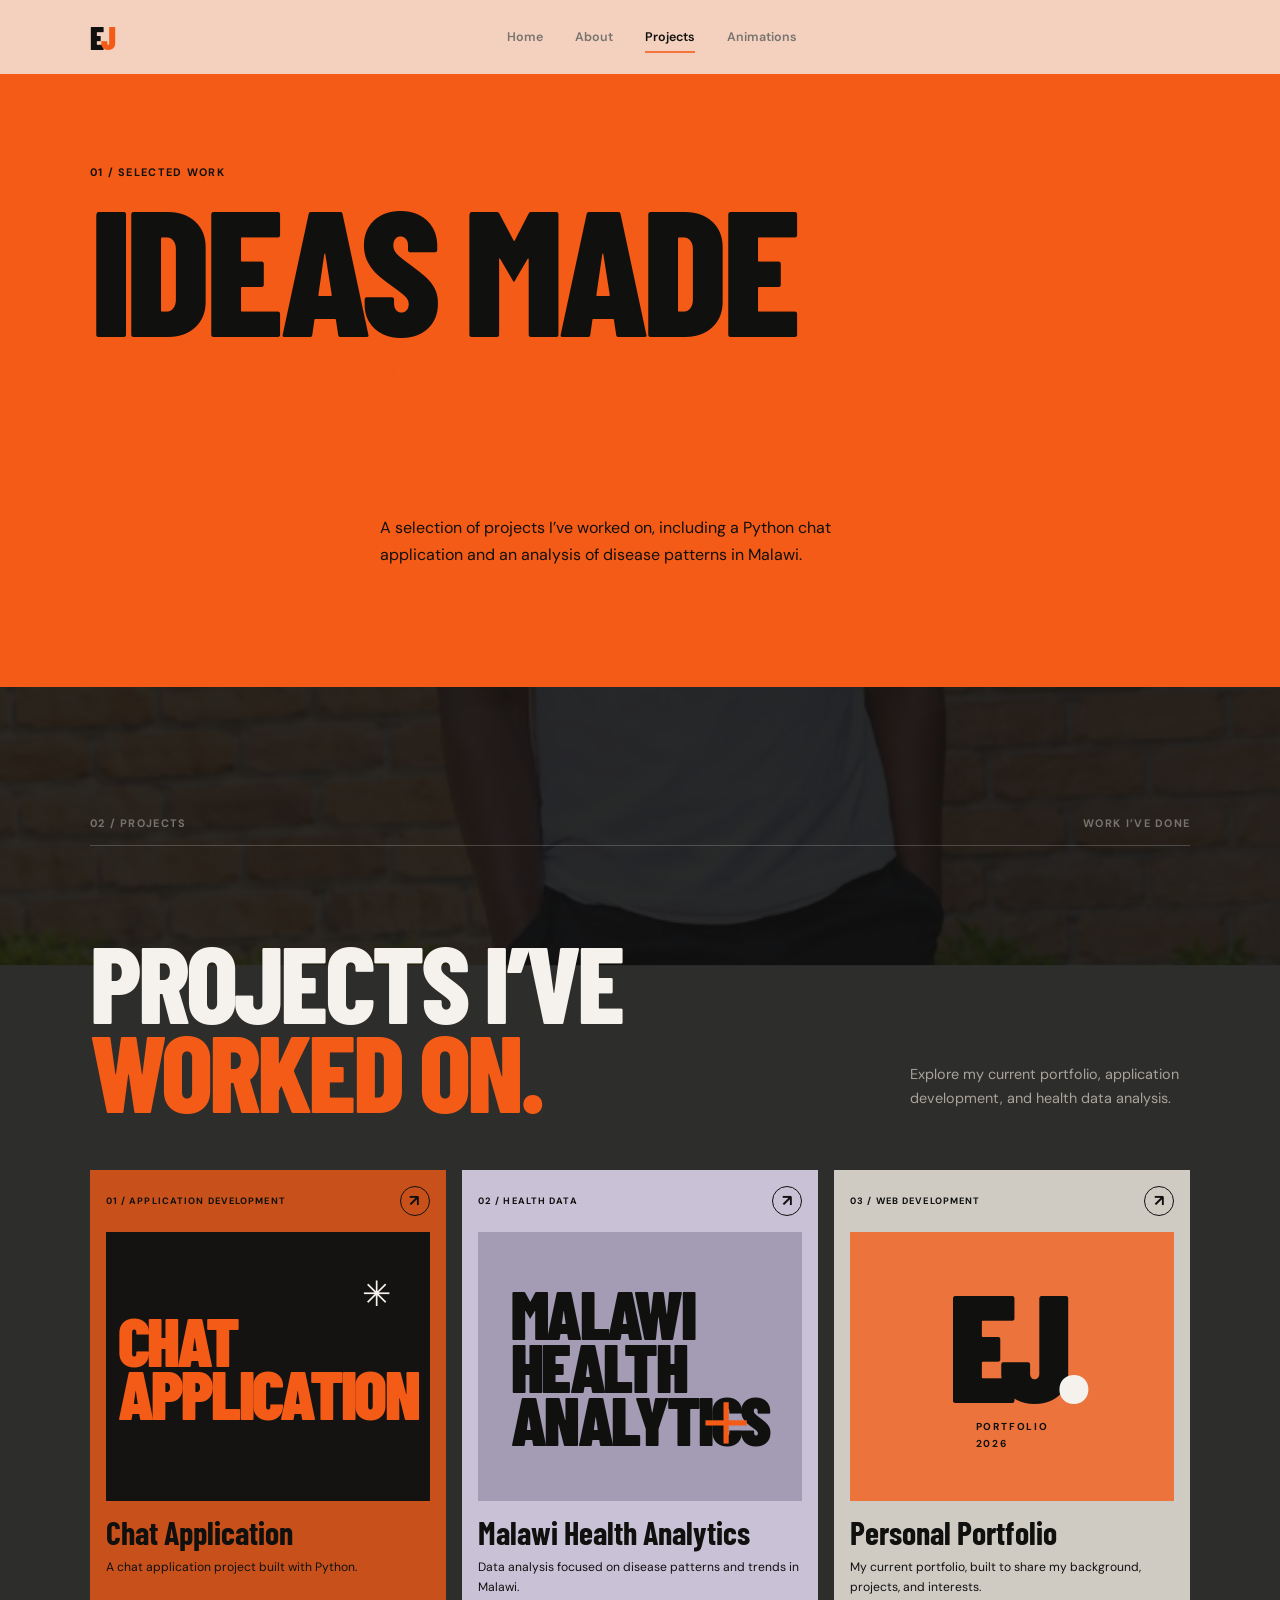
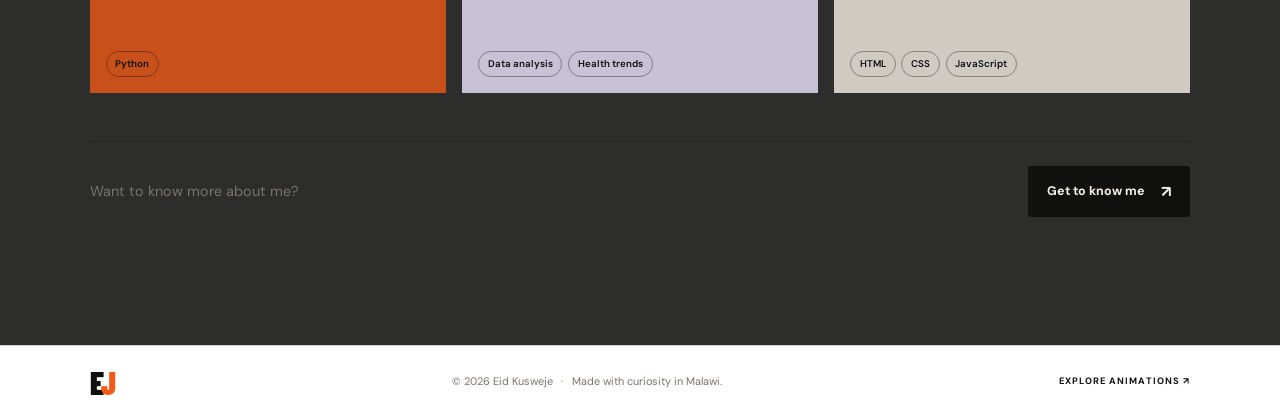
<file: projects.html>
<!DOCTYPE html>
<html lang="en">
<head>
  <meta charset="UTF-8">
  <meta name="viewport" content="width=device-width, initial-scale=1.0">
  <meta name="theme-color" content="#f45b16">
  <meta name="description" content="Explore Eid Kusweje's Chat Application and Malawi Health Analytics projects.">
  <title>Projects | Eid Kusweje</title>
  <link rel="preconnect" href="https://fonts.googleapis.com">
  <link rel="preconnect" href="https://fonts.gstatic.com" crossorigin>
  <link href="https://fonts.googleapis.com/css2?family=Barlow+Condensed:wght@500;600;700;800;900&family=DM+Sans:wght@400;500;600;700&display=swap" rel="stylesheet">
  <link rel="stylesheet" href="css/style.css">
</head>
<body data-page="projects.html">
  <header class="navbar">
    <a href="index.html" class="logo" aria-label="Eid Kusweje home">E<span>J</span></a>
    <nav id="nav-menu" aria-label="Main navigation">
      <a href="index.html">Home</a>
      <a href="about.html">About</a>
      <a href="projects.html">Projects</a>
      <a href="animations.html">Animations</a>
    </nav>
    <div class="nav-actions">
      <button id="menu-btn" class="menu-btn" type="button" aria-label="Open navigation" aria-expanded="false" aria-controls="nav-menu">☰</button>
    </div>
  </header>

  <main>
    <section class="page-hero">
      <p class="eyebrow reveal">01 / SELECTED WORK</p>
      <h1 class="display-heading reveal">IDEAS MADE<br><span>USEFUL.</span></h1>
      <p class="page-hero-copy reveal">A selection of projects I’ve worked on, including a Python chat application and an analysis of disease patterns in Malawi.</p>
    </section>

    <section class="section projects-section">
      <div class="section-kicker reveal"><span>02 / PROJECTS</span><span>WORK I’VE DONE</span></div>
      <div class="section-heading-row reveal">
        <h2 class="display-heading">PROJECTS I’VE<br><span>WORKED ON.</span></h2>
        <p>Explore my current portfolio, application development, and health data analysis.</p>
      </div>
      <div class="projects-grid">
        <article class="project-card project-orange reveal">
          <div class="project-top"><span>01 / APPLICATION DEVELOPMENT</span><a class="project-arrow" href="https://github.com/eid-kusweje/chat-application" target="_blank" rel="noopener noreferrer" aria-label="View the Chat Application repository on GitHub">↗</a></div>
          <div class="project-art student-art" aria-hidden="true"><span>CHAT<br>APPLICATION</span><i>✳</i></div>
          <div class="project-info"><div><h3>Chat Application</h3><p>A chat application project built with Python.</p></div><div class="tags"><span>Python</span></div></div>
        </article>
        <article class="project-card project-lilac reveal">
          <div class="project-top"><span>02 / HEALTH DATA</span><a class="project-arrow" href="https://github.com/eid-kusweje/malawi-health-analytics" target="_blank" rel="noopener noreferrer" aria-label="View the Malawi Health Analytics repository on GitHub">↗</a></div>
          <div class="project-art inventory-art" aria-hidden="true"><span>MALAWI<br>HEALTH<br>ANALYTICS</span><i>＋</i></div>
          <div class="project-info"><div><h3>Malawi Health Analytics</h3><p>Data analysis focused on disease patterns and trends in Malawi.</p></div><div class="tags"><span>Data analysis</span><span>Health trends</span></div></div>
        </article>
        <article class="project-card project-cream reveal">
          <div class="project-top"><span>03 / WEB DEVELOPMENT</span><a class="project-arrow" href="index.html" aria-label="View my current portfolio">↗</a></div>
          <div class="project-art portfolio-art" aria-hidden="true"><span>EJ<span class="art-dot">.</span></span><i>PORTFOLIO<br>2026</i></div>
          <div class="project-info"><div><h3>Personal Portfolio</h3><p>My current portfolio, built to share my background, projects, and interests.</p></div><div class="tags"><span>HTML</span><span>CSS</span><span>JavaScript</span></div></div>
        </article>
      </div>
      <div class="page-cta reveal"><p>Want to know more about me?</p><a href="about.html" class="btn">Get to know me <span aria-hidden="true">↗</span></a></div>
    </section>
  </main>

  <footer class="footer">
    <a href="index.html" class="logo" aria-label="Back to home">E<span>J</span></a>
    <p>© <span class="year"></span> Eid Kusweje <span class="footer-divider">·</span> Made with curiosity in Malawi.</p>
    <a href="animations.html" class="back-top">EXPLORE ANIMATIONS ↗</a>
  </footer>
  <script src="js/script.js"></script>
</body>
</html>
</file>
<file: css/style.css>
:root {
  color-scheme: light;
  --orange: #f45b16;
  --orange-dark: #d94308;
  --ink: #10100f;
  --paper: #f5f2ed;
  --paper-deep: #ebe6df;
  --muted: #77736e;
  --line: rgba(16, 16, 15, 0.18);
  --paper-surface: rgba(245, 242, 237, 0.78);
  --paper-deep-surface: rgba(235, 230, 223, 0.78);
  --orange-surface: rgba(244, 91, 22, 0.78);
  --ink-surface: rgba(16, 16, 15, 0.88);
  --display: "Barlow Condensed", Impact, sans-serif;
  --body: "DM Sans", Arial, sans-serif;
  --page-gutter: clamp(1.25rem, 7vw, 7.5rem);
}

* { box-sizing: border-box; }
html { scroll-behavior: smooth; scroll-padding-top: 5rem; }
body {
  position: relative;
  isolation: isolate;
  margin: 0;
  background: transparent;
  color: var(--ink);
  font-family: var(--body);
  line-height: 1.65;
  -webkit-font-smoothing: antialiased;
}
body[data-page="about.html"] { display: flex; min-height: 100vh; flex-direction: column; }
body[data-page="about.html"] main { flex: 1; }
body::before {
  position: fixed;
  inset: -4%;
  z-index: -1;
  background: linear-gradient(rgba(16, 16, 15, 0.12), rgba(16, 16, 15, 0.12)), url("../images/background.jpg") center top / cover no-repeat;
  content: "";
  pointer-events: none;
  transform: scale(1.03);
  transform-origin: center top;
  animation: background-drift 32s ease-in-out infinite alternate;
}
body, .navbar, .project-card, .contact-form input, .contact-form textarea {
  transition: background-color 0.35s ease, color 0.35s ease, border-color 0.35s ease;
}
body.dark {
  color-scheme: dark;
  --paper: #151413;
  --paper-deep: #201e1c;
  --ink: #f5f2ed;
  --muted: #aaa39b;
  --line: rgba(245, 242, 237, 0.2);
  --paper-surface: rgba(21, 20, 19, 0.8);
  --paper-deep-surface: rgba(32, 30, 28, 0.82);
  --ink-surface: rgba(16, 16, 15, 0.86);
}
a { color: inherit; text-decoration: none; }
button, input, textarea { font: inherit; }
button, a { -webkit-tap-highlight-color: transparent; }
::selection { color: var(--ink); background: var(--orange); }

.navbar {
  position: absolute;
  inset: 0 0 auto;
  z-index: 20;
  min-height: 74px;
  padding: 0.8rem var(--page-gutter);
  display: flex;
  align-items: center;
  justify-content: space-between;
  gap: 2rem;
  background: var(--paper-surface);
}
.logo {
  display: inline-flex;
  align-items: center;
  font-family: var(--display);
  font-size: 2rem;
  font-weight: 900;
  line-height: 1;
  letter-spacing: -0.07em;
}
.logo span { color: var(--orange); }
.navbar nav { display: flex; align-items: center; gap: clamp(1rem, 2.5vw, 2.5rem); }
.navbar nav a, .availability, .nav-contact { font-size: 0.78rem; font-weight: 600; }
.navbar nav a { position: relative; color: var(--muted); transition: color 0.2s ease; }
.navbar nav a::after {
  position: absolute;
  right: 0;
  bottom: -0.35rem;
  left: 0;
  height: 2px;
  background: var(--orange-surface);
  content: "";
  transform: scaleX(0);
  transform-origin: left;
  transition: transform 0.25s ease;
}
.navbar nav a:hover, .navbar nav a.active { color: var(--ink); }
.navbar nav a:hover::after, .navbar nav a.active::after { transform: scaleX(1); }
.nav-actions { display: flex; align-items: center; gap: 1rem; }
.availability { display: flex; align-items: center; gap: 0.45rem; color: var(--muted); }
.status-dot { width: 7px; height: 7px; flex: 0 0 7px; border-radius: 50%; background: #45a56b; box-shadow: 0 0 0 4px rgba(69, 165, 107, 0.12); }
.nav-contact {
  padding: 0.68rem 1rem;
  border-radius: 2rem;
  color: #fff;
  background: var(--ink);
  transition: transform 0.2s ease, background 0.2s ease;
}
.nav-contact:hover { transform: translateY(-2px); background: var(--orange); }
.nav-contact span { margin-left: 0.35rem; }
.theme-toggle { display: grid; width: 38px; height: 38px; place-items: center; border: 1px solid var(--line); border-radius: 50%; color: var(--ink); background: transparent; font-size: 1.1rem; cursor: pointer; transition: transform 0.2s ease, color 0.2s ease, background 0.2s ease; }
.theme-toggle:hover { transform: rotate(-12deg); color: var(--paper); background: var(--ink); }
.menu-btn { display: none; border: 0; color: var(--ink); background: transparent; font-size: 1.5rem; cursor: pointer; }

.hero {
  position: relative;
  min-height: min(820px, 100svh);
  padding: clamp(8rem, 15vh, 10rem) var(--page-gutter) 3rem;
  overflow: hidden;
  background: var(--orange);
  color: var(--ink);
}
.hero-content { position: relative; z-index: 1; width: min(100%, 1320px); margin: 0 auto; }
.hero-eyebrow, .eyebrow, .section-kicker, .timeline-type, .timeline-date, .project-top, .back-top {
  font-size: 0.68rem;
  font-weight: 700;
  letter-spacing: 0.12em;
  text-transform: uppercase;
}
.hero-eyebrow { display: flex; align-items: center; gap: 0.65rem; margin: 0 0 1.2rem; animation: rise-in 0.65s both; }
.hero-eyebrow .status-dot { background: var(--ink); box-shadow: 0 0 0 4px rgba(16, 16, 15, 0.12); }
.hero h1 {
  margin: 0;
  font-family: var(--display);
  font-size: clamp(6.5rem, 18.5vw, 17rem);
  font-weight: 900;
  line-height: 0.72;
  letter-spacing: -0.055em;
  animation: rise-in 0.8s 0.08s both;
}
.hero h1 > span { display: inline-block; }
.hero h1 > span + span { margin-top: 0.1em; }
.accent-dot { color: var(--paper); }
.hero-bottom {
  display: grid;
  grid-template-columns: minmax(0, 1fr) minmax(240px, 0.7fr);
  align-items: end;
  gap: 3rem;
  margin: 2.3rem 0 0;
}
.hero-bottom > div:first-child { max-width: 550px; animation: rise-in 0.8s 0.2s both; }
.typing { min-height: 1.6rem; margin: 0 0 0.55rem; font-size: 1rem; font-weight: 700; }
.typing::after { display: inline-block; width: 2px; height: 1em; margin-left: 0.2rem; background: currentColor; vertical-align: -0.12em; content: ""; animation: blink 0.8s infinite; }
.hero-description { max-width: 480px; margin: 0; font-size: clamp(0.9rem, 1.4vw, 1.05rem); }
.hero-buttons { display: flex; align-items: center; flex-wrap: wrap; gap: 1.2rem; margin-top: 1.5rem; }
.btn {
  display: inline-flex;
  align-items: center;
  justify-content: center;
  gap: 1rem;
  min-height: 48px;
  padding: 0.72rem 1.15rem;
  border: 1px solid var(--ink);
  border-radius: 2px;
  color: var(--paper);
  background: var(--ink);
  font-size: 0.78rem;
  font-weight: 700;
  cursor: pointer;
  transition: transform 0.22s ease, color 0.22s ease, background 0.22s ease;
}
.btn:hover { transform: translateY(-3px); color: var(--ink); background: transparent; }
.btn span { font-size: 1rem; }
.text-link { padding-bottom: 0.25rem; border-bottom: 1px solid currentColor; font-size: 0.78rem; font-weight: 700; }
.text-link span { display: inline-block; margin-left: 0.3rem; transition: transform 0.2s ease; }
.text-link:hover span { transform: translate(3px, -3px); }
.hero-portrait {
  position: relative;
  justify-self: end;
  display: grid;
  width: min(100%, 330px);
  aspect-ratio: 1;
  place-items: center;
  overflow: hidden;
  border: 1px solid rgba(16, 16, 15, 0.38);
  border-radius: 50%;
  background: var(--ink);
  color: var(--orange);
  box-shadow: 0 28px 60px rgba(16, 16, 15, 0.18);
  animation: portrait-in 1s 0.25s both;
}
.hero-portrait::before {
  position: absolute;
  inset: 0;
  background: linear-gradient(180deg, rgba(16, 16, 15, 0.1), rgba(16, 16, 15, 0.42));
  content: "";
  z-index: 1;
}
.portrait-photo {
  position: absolute;
  inset: 0;
  background-image: url("../images/profile.jpg");
  background-size: cover;
  background-position: center top;
  transform: scale(1.12);
}
.portrait-orbit { position: absolute; width: 74%; aspect-ratio: 1; border: 1px solid rgba(244, 91, 22, 0.38); border-radius: 50%; z-index: 2; }
.orbit-one { transform: rotate(28deg) scaleX(0.68); animation: orbit 14s linear infinite; }
.orbit-two { transform: rotate(-35deg) scaleX(0.72); animation: orbit 18s linear infinite reverse; }
.portrait-caption { position: absolute; right: 12%; bottom: 17%; color: var(--paper); font-size: 0.55rem; font-weight: 700; letter-spacing: 0.15em; line-height: 1.5; z-index: 2; }
.portrait-spark { position: absolute; top: 15%; left: 17%; font-size: 2rem; animation: spin 14s linear infinite; z-index: 2; }
.scroll-cue { display: inline-flex; align-items: center; gap: 0.6rem; margin-top: 2rem; font-size: 0.63rem; font-weight: 700; letter-spacing: 0.1em; text-transform: uppercase; }
.scroll-cue span { display: inline-block; width: 28px; height: 1px; background: currentColor; transition: width 0.2s ease; }
.scroll-cue:hover span { width: 44px; }
.hero-index { position: absolute; right: var(--page-gutter); bottom: 2rem; font-size: 0.6rem; font-weight: 700; letter-spacing: 0.15em; writing-mode: vertical-rl; }

.section { padding: clamp(5rem, 10vw, 9rem) var(--page-gutter); }
.section-kicker { display: flex; justify-content: space-between; gap: 1rem; padding-bottom: 0.8rem; border-bottom: 1px solid var(--line); color: var(--muted); }
.display-heading {
  margin: 0;
  font-family: var(--display);
  font-size: clamp(3.8rem, 8.5vw, 8.5rem);
  font-weight: 800;
  line-height: 0.82;
  letter-spacing: -0.035em;
}
.display-heading span { color: var(--orange); }
.about-layout { display: grid; grid-template-columns: 1fr 0.8fr; align-items: center; gap: clamp(2rem, 8vw, 9rem); padding: clamp(4rem, 8vw, 8rem) 0; }
.about-copy { max-width: 510px; }
.about-copy p { margin: 0 0 1.1rem; color: var(--muted); font-size: 0.93rem; }
.about-copy .lead { color: var(--ink); font-size: clamp(1.1rem, 2vw, 1.45rem); font-weight: 600; line-height: 1.45; }
.dark-link { display: inline-block; margin-top: 0.7rem; }
.about-stats { display: grid; grid-template-columns: repeat(3, 1fr); border-top: 1px solid var(--line); }
.stat { display: flex; align-items: baseline; gap: 1rem; padding: 1.35rem 1rem 0 0; color: var(--muted); font-size: 0.75rem; }
.stat-number { color: var(--orange); font-family: var(--display); font-size: 2.4rem; font-weight: 800; line-height: 1; }
.about-details { background: var(--paper-surface); }
.education-table-wrap { overflow-x: auto; margin: 2rem 0 clamp(4rem, 8vw, 7rem); }
.education-table { width: 100%; border-collapse: collapse; text-align: left; }
.education-table th, .education-table td { min-width: 150px; padding: 1rem; border-bottom: 1px solid var(--line); vertical-align: top; }
.education-table th { color: var(--orange-dark); font-size: 0.68rem; letter-spacing: 0.08em; text-transform: uppercase; }
.education-table td { color: var(--muted); font-size: 0.82rem; }
.education-table td:first-child { color: var(--ink); font-weight: 600; }
.about-content-grid { display: grid; grid-template-columns: repeat(2, minmax(0, 1fr)); gap: 1rem; margin-top: 1rem; }
.about-detail-card { padding: clamp(1.4rem, 3vw, 2.5rem); border: 1px solid var(--line); background: var(--paper-deep-surface); }
.about-detail-card .eyebrow { margin: 0 0 0.8rem; color: var(--orange-dark); }
.about-detail-card h2 { margin: 0 0 1rem; font-family: var(--display); font-size: clamp(1.8rem, 3vw, 2.7rem); line-height: 0.98; }
.about-detail-card > p:last-child { max-width: 560px; margin: 0; color: var(--muted); font-size: 0.88rem; }
.about-skills-list { display: grid; grid-template-columns: repeat(2, minmax(0, 1fr)); gap: 0.65rem; margin: 1.2rem 0 0; padding: 0; list-style: none; }
.about-skills-list li { padding: 0.7rem 0.85rem; border: 1px solid var(--line); color: var(--muted); font-size: 0.78rem; }
.about-contact-list { display: grid; gap: 0.9rem; margin: 0; padding: 0; list-style: none; }
.about-contact-list li { display: grid; grid-template-columns: 5rem minmax(0, 1fr); gap: 0.75rem; font-size: 0.82rem; }
.about-contact-list li > span { color: var(--muted); }
.about-contact-list a { width: fit-content; color: var(--ink); overflow-wrap: anywhere; text-decoration: underline; text-decoration-color: var(--orange); text-underline-offset: 0.2em; }
.about-contact-list a:hover { color: var(--orange-dark); }

.education-section { background: var(--paper-deep-surface); }
.section-heading-row { display: flex; align-items: end; justify-content: space-between; gap: 2rem; padding: clamp(3rem, 7vw, 6rem) 0 3.5rem; }
.section-heading-row > p { max-width: 280px; margin: 0 0 0.25rem; color: var(--muted); font-size: 0.9rem; }
.timeline { position: relative; max-width: 980px; margin: 0 auto; }
.timeline::before { position: absolute; top: 0; bottom: 0; left: 28%; width: 1px; background: var(--line); content: ""; }
.timeline-item { position: relative; display: grid; grid-template-columns: 28% 1fr; gap: 4rem; padding: 0 0 3rem; }
.timeline-item:last-child { padding-bottom: 0; }
.timeline-date { padding-top: 0.35rem; color: var(--muted); }
.timeline-marker { position: absolute; top: 0.1rem; left: calc(28% - 5px); width: 11px; height: 11px; border: 2px solid var(--orange); border-radius: 50%; background: var(--paper-deep); }
.timeline-content { max-width: 650px; }
.timeline-type { margin: 0 0 0.45rem; color: var(--orange); }
.timeline-content h3 { margin: 0; font-family: var(--display); font-size: clamp(1.8rem, 3.4vw, 3rem); font-weight: 700; line-height: 1; }
.timeline-content h4 { margin: 0.65rem 0; font-size: 0.9rem; font-weight: 600; }
.timeline-content h4 span { color: var(--orange); }
.timeline-content > p:last-child { max-width: 560px; margin: 0; color: var(--muted); font-size: 0.84rem; }

.skills-section { background: var(--ink-surface); color: var(--paper); }
.skills-section .section-kicker { border-color: rgba(245, 242, 237, 0.2); }
.skills-section .section-heading-row > p { color: #aaa39b; }
.skills-grid { display: grid; grid-template-columns: repeat(2, 1fr); gap: 1px; background: rgba(245, 242, 237, 0.16); }
.skill-card { position: relative; min-height: 190px; padding: clamp(1.4rem, 3vw, 2.5rem); background: var(--ink-surface); }
.skill-number { color: var(--orange); font-size: 0.68rem; font-weight: 700; letter-spacing: 0.12em; }
.skill-card h3 { margin: 1.15rem 0 0.25rem; font-family: var(--display); font-size: clamp(1.8rem, 3.2vw, 2.8rem); line-height: 1; }
.skill-card p { margin: 0; color: #aaa39b; font-size: 0.8rem; }
.skill-line { height: 2px; margin-top: 1.6rem; background: rgba(245, 242, 237, 0.17); }
.skill-line span { display: block; width: 0; height: 100%; background: var(--orange); transition: width 1.1s cubic-bezier(0.22, 1, 0.36, 1); }
.skill-card.show .skill-line span { width: var(--skill-level); }
.soft-skills { display: flex; flex-wrap: wrap; gap: 0.55rem; margin-top: 2rem; }
.soft-skills span { padding: 0.48rem 0.8rem; border: 1px solid rgba(245, 242, 237, 0.28); border-radius: 2rem; color: #cbc5bd; font-size: 0.7rem; }

.process-section { background: var(--orange-surface); }
.process-section .section-kicker { border-color: rgba(16, 16, 15, 0.28); }
.process-section .section-heading-row > p { color: rgba(16, 16, 15, 0.72); }
.process-section .display-heading span { color: var(--paper); }
.process-grid { display: grid; grid-template-columns: repeat(4, 1fr); border: 1px solid rgba(16, 16, 15, 0.45); }
.process-step { min-height: 220px; padding: 1.3rem; border-right: 1px solid rgba(16, 16, 15, 0.35); transition: color 0.25s ease, background 0.25s ease; }
.process-step:last-child { border-right: 0; }
.process-step:hover { color: var(--paper); background: var(--ink); }
.process-step > span { font-family: var(--display); font-size: 1.5rem; font-weight: 800; }
.process-step h3 { margin: 3rem 0 0.4rem; font-family: var(--display); font-size: 2rem; line-height: 1; }
.process-step p { max-width: 220px; margin: 0; font-size: 0.78rem; }

.projects-section { background: var(--ink-surface); color: var(--paper); }
.projects-section .section-kicker { border-color: rgba(245, 242, 237, 0.2); }
.projects-section .section-heading-row > p { color: #aaa39b; }
.projects-grid { display: grid; grid-template-columns: repeat(3, minmax(0, 1fr)); gap: 1rem; }
.project-card { min-width: 0; padding: 1rem; color: var(--ink); }
.project-orange { background: var(--orange-surface); }
.project-cream { background: rgba(242, 237, 229, 0.82); }
.project-lilac { background: #c9c1d6; }
.project-top { display: flex; align-items: center; justify-content: space-between; gap: 0.5rem; font-size: 0.58rem; }
.project-arrow { display: grid; width: 30px; height: 30px; place-items: center; border: 1px solid currentColor; border-radius: 50%; font-size: 1rem; transition: color 0.2s ease, background 0.2s ease, transform 0.2s ease; }
.project-card:hover .project-arrow { transform: rotate(45deg); color: var(--paper); background: var(--ink); }
.project-art { position: relative; display: flex; align-items: center; justify-content: center; min-height: clamp(170px, 21vw, 290px); margin: 1rem 0; overflow: hidden; }
.student-art { background: #141311; color: var(--orange); }
.student-art > span, .inventory-art > span { font-family: var(--display); font-size: clamp(2.6rem, 5.3vw, 5.2rem); font-weight: 900; line-height: 0.78; letter-spacing: -0.04em; }
.student-art i { position: absolute; top: 12%; right: 12%; color: var(--paper); font-size: 2.2rem; font-style: normal; animation: spin 16s linear infinite; }
.portfolio-art { flex-direction: column; background: var(--orange-surface); color: var(--ink); }
.portfolio-art > span { font-family: var(--display); font-size: clamp(6rem, 12vw, 12rem); font-weight: 900; letter-spacing: -0.11em; line-height: 0.8; }
.art-dot { color: var(--paper); }
.portfolio-art i { margin-top: 1rem; font-size: 0.63rem; font-style: normal; font-weight: 700; letter-spacing: 0.18em; }
.inventory-art { background: #a49bb4; color: var(--ink); }
.inventory-art i { position: absolute; right: 11%; bottom: 6%; color: var(--orange); font-size: 5rem; font-style: normal; font-weight: 400; }
.project-info { display: flex; flex-direction: column; justify-content: space-between; min-height: 160px; }
.project-info h3 { margin: 0; font-family: var(--display); font-size: clamp(1.55rem, 2.5vw, 2.3rem); line-height: 0.95; }
.project-info p { margin: 0.6rem 0 0; font-size: 0.76rem; }
.tags { display: flex; flex-wrap: wrap; gap: 0.35rem; margin-top: 1.2rem; }
.tags span { padding: 0.24rem 0.55rem; border: 1px solid rgba(16, 16, 15, 0.38); border-radius: 2rem; font-size: 0.61rem; font-weight: 600; }
.projects-note { margin: 1.2rem 0 0; color: #aaa39b; font-size: 0.72rem; }
.project-photo { display: block; width: 100%; height: clamp(170px, 21vw, 290px); margin: 1rem 0; object-fit: cover; }
.project-card .project-arrow { text-decoration: none; }

.page-hero {
  min-height: min(590px, 72vh);
  padding: clamp(9rem, 17vh, 12rem) var(--page-gutter) clamp(4rem, 8vw, 7rem);
  background: var(--orange);
}
.page-hero > * { width: min(100%, 1320px); margin-right: auto; margin-left: auto; }
.page-hero .display-heading { font-size: clamp(5rem, 14vw, 12rem); }
.page-hero-copy { max-width: 520px; margin-top: 1.8rem; font-size: 1rem; }
.home-intro { background: var(--paper-surface); }
.home-work { background: var(--paper-deep-surface); }
.home-work-card { display: grid; grid-template-columns: minmax(0, 1fr) minmax(260px, 0.7fr); align-items: center; gap: clamp(2rem, 7vw, 7rem); padding: 1rem; background: var(--orange-surface); }
.home-work-card img { display: block; width: 100%; aspect-ratio: 1.5; object-fit: cover; }
.home-work-card h3 { margin: 0.5rem 0 1.2rem; font-family: var(--display); font-size: clamp(2rem, 4vw, 4rem); line-height: 0.95; }
.home-work-card .eyebrow { margin-bottom: 0.4rem; }
.home-repo-grid { display: grid; grid-template-columns: repeat(3, minmax(0, 1fr)); gap: 1rem; }
.home-repo-card { display: flex; min-height: 220px; flex-direction: column; align-items: flex-start; justify-content: space-between; padding: clamp(1.4rem, 3vw, 2.5rem); background: var(--orange-surface); transition: transform 0.2s ease, background-color 0.2s ease; }
.home-repo-card:nth-child(2) { background: #c9c1d6; }
.home-repo-card:nth-child(3) { background: rgba(242, 237, 229, 0.9); }
.home-repo-card:hover { transform: translateY(-4px); }
.home-repo-card .eyebrow { margin: 0; }
.home-repo-card h3 { margin: 2rem 0; font-family: var(--display); font-size: clamp(2.2rem, 4vw, 4rem); line-height: 0.95; }
.home-repo-card .text-link { font-size: 0.78rem; }
.page-cta { display: flex; align-items: center; justify-content: space-between; gap: 1.5rem; margin-top: 3rem; padding-top: 1.5rem; border-top: 1px solid var(--line); }
.page-cta p { margin: 0; color: var(--muted); font-size: 0.9rem; }

.animation-section { background: var(--paper-surface); }
.animation-grid { display: grid; grid-template-columns: repeat(3, 1fr); gap: 1rem; }
.animation-card { padding: 1rem; border: 1px solid var(--line); background: var(--paper-deep-surface); }
.animation-stage { position: relative; display: grid; min-height: 240px; place-items: center; overflow: hidden; background: var(--ink); color: var(--orange); }
.pulse-dot { width: 32px; height: 32px; border-radius: 50%; background: var(--orange); box-shadow: 0 0 0 12px rgba(244, 91, 22, 0.2); animation: pulse 2s ease-out infinite; }
.orbit-sun { z-index: 1; font-size: 3rem; animation: spin 14s linear infinite; }
.orbit-ring { position: absolute; width: 130px; aspect-ratio: 1; border: 1px solid var(--orange); border-radius: 50%; animation: orbit 9s linear infinite; }
.orbit-ring::after { position: absolute; top: 10px; left: 10px; width: 10px; height: 10px; border-radius: 50%; background: var(--paper); content: ""; }
.rise-stage > span { font-family: var(--display); font-size: 3.5rem; font-weight: 900; line-height: 0.78; animation: rise-in 1.1s both; }
.animation-label { margin: 1.2rem 0 0.35rem; color: var(--orange); font-size: 0.65rem; font-weight: 700; letter-spacing: 0.12em; }
.animation-card h3 { margin: 0; font-family: var(--display); font-size: 2rem; line-height: 1; }
.animation-card > p:last-child { margin: 0.6rem 0 0; color: var(--muted); font-size: 0.8rem; }

.contact-section { background: var(--paper-surface); }
.contact-layout { display: grid; grid-template-columns: 1fr 0.8fr; gap: clamp(3rem, 10vw, 10rem); padding: clamp(4rem, 8vw, 7rem) 0 2rem; }
.contact-copy > .eyebrow { color: var(--muted); }
.contact-copy .display-heading { margin: 1.3rem 0; }
.contact-copy > p:not(.eyebrow):not(.location-line) { max-width: 400px; color: var(--muted); font-size: 0.9rem; }
.location-line { display: flex; align-items: center; gap: 0.6rem; margin-top: 2rem; font-size: 0.78rem; font-weight: 600; }
.contact-form { display: flex; flex-direction: column; align-items: stretch; gap: 0.55rem; }
.contact-form label { margin-top: 0.65rem; font-size: 0.72rem; font-weight: 700; }
.contact-form input, .contact-form textarea { width: 100%; padding: 0.8rem 0; border: 0; border-bottom: 1px solid var(--line); border-radius: 0; outline: 0; color: var(--ink); background: transparent; font-size: 0.82rem; resize: vertical; }
.contact-form input:focus, .contact-form textarea:focus { border-color: var(--orange); }
.contact-form input::placeholder, .contact-form textarea::placeholder { color: var(--muted); opacity: 0.8; }
.contact-form .btn { align-self: flex-start; margin-top: 1.1rem; }
.contact-note { margin: 0; color: var(--muted); font-size: 0.68rem; }
.footer { display: flex; align-items: center; justify-content: space-between; gap: 1rem; padding: 1.2rem var(--page-gutter); border-top: 1px solid var(--line); }
.footer p { margin: 0; color: var(--muted); font-size: 0.68rem; }
.footer-name { word-spacing: 0.18em; }
.footer-divider { padding: 0 0.35rem; color: var(--orange); }
.back-top { font-size: 0.58rem; }

.reveal { opacity: 0; transform: translateY(28px); transition: opacity 0.7s ease, transform 0.7s cubic-bezier(0.22, 1, 0.36, 1); }
.reveal.show { opacity: 1; transform: translateY(0); }
.skills-grid .reveal:nth-child(2), .projects-grid .reveal:nth-child(2), .process-grid .reveal:nth-child(2) { transition-delay: 0.08s; }
.skills-grid .reveal:nth-child(3), .projects-grid .reveal:nth-child(3), .process-grid .reveal:nth-child(3) { transition-delay: 0.16s; }
.process-grid .reveal:nth-child(4) { transition-delay: 0.24s; }
@keyframes rise-in { from { opacity: 0; transform: translateY(24px); } to { opacity: 1; transform: translateY(0); } }
@keyframes portrait-in { from { opacity: 0; transform: scale(0.88) rotate(-5deg); } to { opacity: 1; transform: scale(1) rotate(0); } }
@keyframes blink { 50% { opacity: 0; } }
@keyframes pulse { 50% { box-shadow: 0 0 0 34px rgba(244, 91, 22, 0); } }
@keyframes orbit { to { rotate: 360deg; } }
@keyframes spin { to { transform: rotate(360deg); } }
@keyframes background-drift {
  from { transform: scale(1.03) translate3d(0, 0, 0); }
  to { transform: scale(1.1) translate3d(0, 1%, 0); }
}

@media (max-width: 900px) {
  :root { --page-gutter: clamp(1.25rem, 5vw, 3rem); }
  .navbar { gap: 1rem; }
  .availability { display: none; }
  .hero { min-height: auto; }
  .hero-bottom { grid-template-columns: 1fr minmax(180px, 0.6fr); gap: 1.5rem; }
  .hero-portrait { width: min(100%, 270px); }
  .timeline-item { gap: 2rem; }
  .timeline::before { left: 24%; }
  .timeline-item { grid-template-columns: 24% 1fr; }
  .timeline-marker { left: calc(24% - 5px); }
  .process-grid { grid-template-columns: repeat(2, 1fr); }
  .projects-grid, .home-repo-grid { grid-template-columns: repeat(2, minmax(0, 1fr)); }
  .process-step:nth-child(2) { border-right: 0; }
  .process-step:nth-child(-n+2) { border-bottom: 1px solid rgba(16, 16, 15, 0.35); }
}
@media (max-width: 650px) {
  .navbar { min-height: 66px; }
  .navbar nav {
    position: absolute;
    top: 100%;
    right: 0;
    left: 0;
    display: none;
    align-items: stretch;
    padding: 0.5rem var(--page-gutter) 1rem;
    background: var(--paper-surface);
    box-shadow: 0 12px 20px rgba(0, 0, 0, 0.08);
  }
  .navbar nav.open { display: flex; flex-direction: column; gap: 0; }
  .navbar nav a { padding: 0.75rem 0; }
  .navbar nav a::after { display: none; }
  .nav-actions { gap: 0.65rem; }
  .nav-contact { padding: 0.6rem 0.75rem; font-size: 0.68rem; }
  .theme-toggle { width: 34px; height: 34px; }
  .menu-btn { display: block; }
  .hero { padding-top: 7.5rem; }
  .hero h1 { font-size: clamp(5.5rem, 21vw, 9rem); }
  .hero-bottom { grid-template-columns: 1fr; }
  .hero-portrait { position: absolute; top: -1rem; right: 0; width: 100px; opacity: 0.25; }
  .portrait-caption, .portrait-spark { display: none; }
  .hero-bottom > div:first-child { position: relative; z-index: 2; }
  .hero-index { display: none; }
  .section { padding-top: 4.5rem; padding-bottom: 4.5rem; }
  .section-kicker { font-size: 0.55rem; }
  .display-heading { font-size: clamp(3.6rem, 15vw, 6rem); }
  .about-layout { grid-template-columns: 1fr; gap: 2rem; padding: 3.5rem 0; }
  .about-stats { grid-template-columns: 1fr; }
  .about-content-grid, .about-skills-list { grid-template-columns: 1fr; }
  .education-table { min-width: 720px; }
  .stat { border-bottom: 1px solid var(--line); padding: 0.9rem 0; }
  .stat:last-child { border: 0; }
  .section-heading-row { display: block; padding: 3.5rem 0 2.5rem; }
  .section-heading-row > p { margin-top: 1.2rem; }
  .timeline::before { left: 5px; }
  .timeline-item { grid-template-columns: 1fr; gap: 0.7rem; padding-left: 1.7rem; }
  .timeline-marker { left: 0; }
  .skills-grid { grid-template-columns: 1fr; }
  .skill-card { min-height: 170px; }
  .process-grid { grid-template-columns: 1fr 1fr; }
  .process-step { min-height: 190px; padding: 1rem; }
  .process-step h3 { margin-top: 2.2rem; }
  .projects-grid, .home-repo-grid { grid-template-columns: 1fr; gap: 1rem; }
  .project-art { min-height: 240px; }
  .project-photo { height: 240px; }
  .project-info { min-height: 130px; }
  .portfolio-art > span { font-size: 9rem; }
  .contact-layout { grid-template-columns: 1fr; gap: 2rem; padding-top: 3.5rem; }
  .home-work-card { grid-template-columns: 1fr; }
  .animation-grid { grid-template-columns: 1fr; }
  .page-cta { align-items: flex-start; flex-direction: column; }
  .footer { flex-wrap: wrap; }
  .footer p { order: 1; width: 100%; }
}
@media (prefers-reduced-motion: reduce) {
  *, *::before, *::after { scroll-behavior: auto !important; animation-duration: 0.01ms !important; animation-iteration-count: 1 !important; transition-duration: 0.01ms !important; }
  .reveal { opacity: 1; transform: none; }
}
</file>
